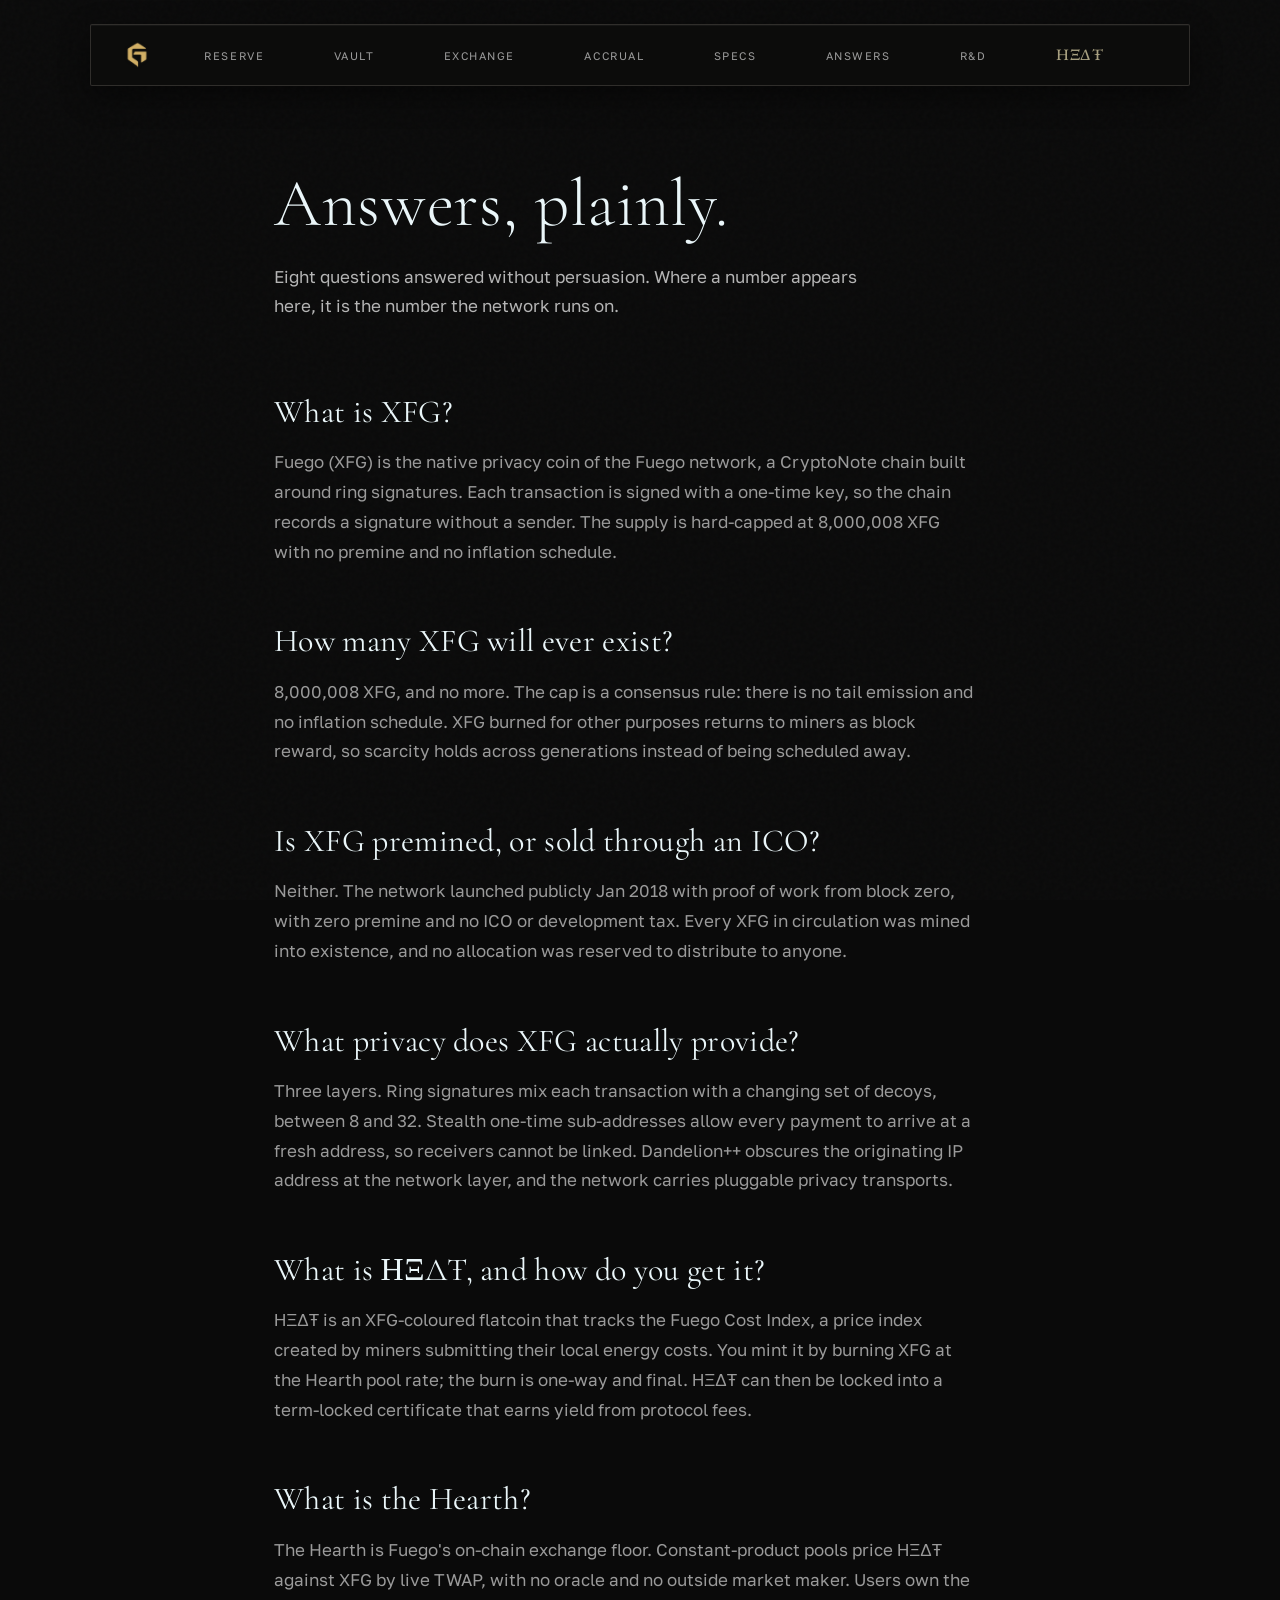
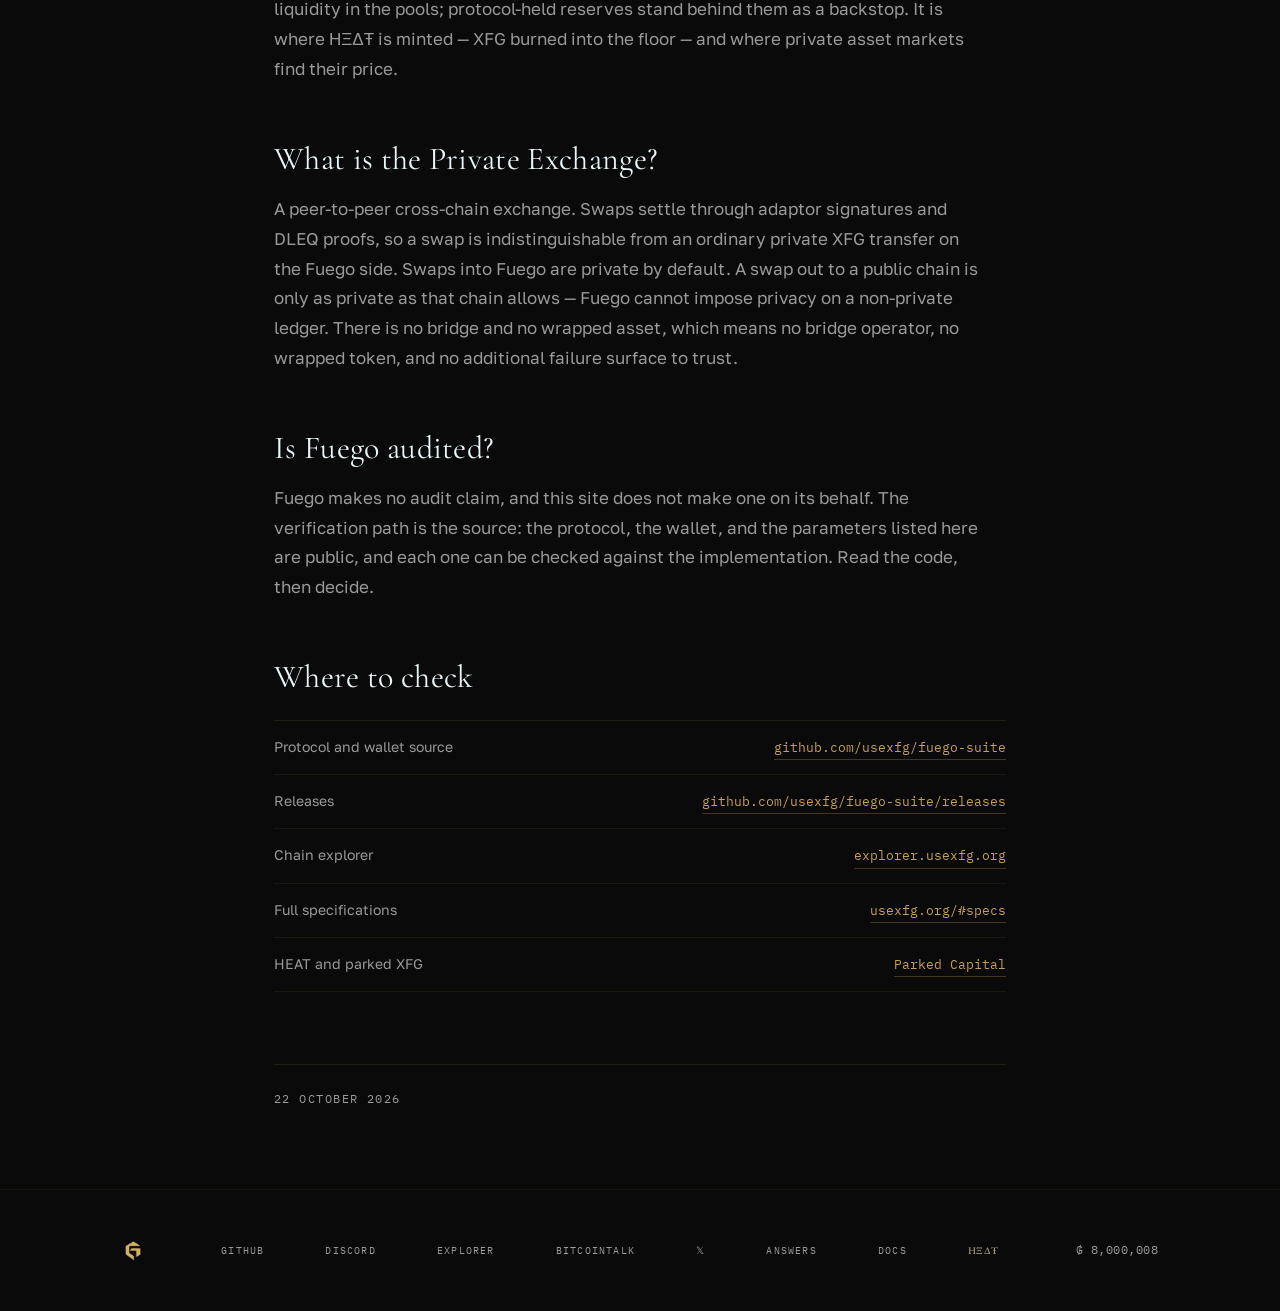
<file: answers.html>
<!doctype html>
<html lang="en">
  <head>
    <meta charset="UTF-8" />
    <meta name="viewport" content="width=device-width, initial-scale=1.0" />
    <title>Answers — Fuego Reserve</title>
    <meta name="description" content="Plain answers about Fuego (XFG): what it is, the supply cap, the privacy model, ΗΞΔŦ, the Hearth, and the private exchange." />
    <meta name="theme-color" content="#0A0A0A" />
    <link rel="canonical" href="https://usexfg.org/answers.html" />
    <meta name="robots" content="index, follow, max-image-preview:large, max-snippet:-1" />
    <link rel="icon" type="image/png" href="favicons/favicon-32x32.png" sizes="32x32" />
    <link rel="icon" type="image/png" href="favicons/favicon-16x16.png" sizes="16x16" />
    <link rel="apple-touch-icon" href="favicons/apple-touch-icon.png" />
    <meta name="apple-mobile-web-app-title" content="Fuego Reserve" />

    <!-- Maison Typography: Cormorant Garamond (display) + Golos Text (body) + IBM Plex Mono -->
    <link rel="preconnect" href="https://fonts.googleapis.com" />
    <link rel="preconnect" href="https://fonts.gstatic.com" crossorigin />
    <link href="https://fonts.googleapis.com/css2?family=Cormorant+Garamond:ital,wght@0,300;0,400;1,300&family=EB+Garamond:wght@400;500&family=IBM+Plex+Mono:wght@400;500&family=Golos+Text:wght@400;500;600&display=swap" rel="stylesheet" />
    <!-- Bump the ?v= number after editing style.css, or browsers will serve the cached copy. -->
    <link rel="stylesheet" href="style.css?v=38" />
    <link rel="stylesheet" href="assets/css/answers.css" />

    <meta property="og:type" content="article" />
    <meta property="og:title" content="Answers — Fuego Reserve" />
    <meta property="og:description" content="Plain answers about Fuego (XFG): what it is, the supply cap, the privacy model, ΗΞΔŦ, the Hearth, and the private exchange." />
    <meta property="og:url" content="https://usexfg.org/answers.html" />
    <meta property="og:image" content="https://usexfg.org/assets/og.png" />
    <meta property="og:image:width" content="1200" />
    <meta property="og:image:height" content="630" />
    <meta name="twitter:card" content="summary_large_image" />
    <meta name="twitter:title" content="Answers — Fuego Reserve" />
    <meta name="twitter:description" content="Plain answers about Fuego (XFG): what it is, the supply cap, the privacy model, ΗΞΔŦ, the Hearth, and the private exchange." />
    <meta name="twitter:image" content="https://usexfg.org/assets/og.png" />

    <script type="application/ld+json">
    {
      "@context": "https://schema.org",
      "@graph": [
        {
          "@type": "FAQPage",
          "@id": "https://usexfg.org/answers.html#faq",
          "mainEntity": [
            {
              "@type": "Question",
              "name": "What is XFG?",
              "acceptedAnswer": {
                "@type": "Answer",
                "text": "Fuego (XFG) is the native privacy coin of the Fuego network, a CryptoNote chain built around ring signatures. Each transaction is signed with a one-time key, so the chain records a signature without a sender. The supply is hard-capped at 8,000,008 XFG with no premine and no inflation schedule."
              }
            },
            {
              "@type": "Question",
              "name": "How many XFG will ever exist?",
              "acceptedAnswer": {
                "@type": "Answer",
                "text": "8,000,008 XFG, and no more. The cap is a consensus rule: there is no tail emission and no inflation schedule. XFG burned for other purposes returns to miners as block reward, so scarcity holds across generations instead of being scheduled away."
              }
            },
            {
              "@type": "Question",
              "name": "Is XFG premined, or sold through an ICO?",
              "acceptedAnswer": {
                "@type": "Answer",
                "text": "Neither. The network launched publicly Jan 2018 with proof of work from block zero, with no ICO, zero premine, and zero developer tax. Every XFG in circulation was mined into existence, and no allocation was reserved to distribute to anyone."
              }
            },
            {
              "@type": "Question",
              "name": "What privacy does XFG actually provide?",
              "acceptedAnswer": {
                "@type": "Answer",
                "text": "Three layers. Ring signatures mix each transaction with a changing set of decoys, between 8 and 32. Stealth one-time sub-addresses mean every payment arrives at a fresh address, so receivers cannot be linked. Dandelion++ obscures the originating IP address at the network layer, and the network carries pluggable privacy transports."
              }
            },
            {
              "@type": "Question",
              "name": "What is ΗΞΔŦ, and how do you get it?",
              "acceptedAnswer": {
                "@type": "Answer",
                "text": "ΗΞΔŦ is an XFG-coloured flatcoin that tracks the Fuego Cost Index, a price index created by miners submitting their local energy costs. You mint it by burning XFG at the Hearth pool rate; the burn is one-way and final. ΗΞΔŦ can then be locked into a term-locked certificate that earns yield from protocol fees."
              }
            },
            {
              "@type": "Question",
              "name": "What is the Hearth?",
              "acceptedAnswer": {
                "@type": "Answer",
                "text": "The Hearth is Fuego's on-chain exchange floor. Constant-product pools price ΗΞΔŦ against XFG by live TWAP, with no oracle and no outside market maker. Users own the liquidity in the pools; protocol-held reserves stand behind them as a backstop. It is where ΗΞΔŦ is minted — XFG burned into the floor — and where private asset markets find their price."
              }
            },
            {
              "@type": "Question",
              "name": "What is the Private Exchange?",
              "acceptedAnswer": {
                "@type": "Answer",
                "text": "A peer-to-peer cross-chain exchange. Swaps settle through adaptor signatures and DLEQ proofs, so a swap is indistinguishable from an ordinary private XFG transfer on the Fuego side. Swaps into Fuego are private by default. A swap out to a public chain is only as private as that chain allows, since Fuego cannot impose privacy on a non-private ledger. There is no bridge and no wrapped asset, which means no bridge operator, no wrapped token, and no additional failure surface to trust."
              }
            },
            {
              "@type": "Question",
              "name": "Is Fuego audited?",
              "acceptedAnswer": {
                "@type": "Answer",
                "text": "Fuego makes no audit claim, and this site does not make one on its behalf. The verification path is the source: the protocol, the wallet, and the parameters listed here are public, and each one can be checked against the implementation. Read the code, then decide."
              }
            }
          ]
        },
        {
          "@type": "WebSite",
          "@id": "https://usexfg.org/#website",
          "url": "https://usexfg.org/",
          "name": "Fuego Reserve",
          "inLanguage": "en"
        }
      ]
    }
    </script>
  </head>
  <body class="answers-page chiaroscuro">
    <a class="skip-link" href="#main-content">Skip to content</a>
    <nav class="nav-surface">
      <div class="nav-inner">
        <a href="index.html" class="nav-logo">
          <img src="assets/logo/fuego-nav.png" alt="Fuego Reserve" width="28" height="28" />
        </a>
        <div class="nav-links" id="nav-links">
          <a href="index.html">Reserve</a>
          <a href="index.html#vault">Vault</a>
          <a href="index.html#swaps">Exchange</a>
          <a href="index.html#accrual">Accrual</a>
          <a href="index.html#specs">Specs</a>
          <a href="answers.html" aria-current="page">Answers</a>
          <a href="index.html#rd">R&amp;D</a>
          <a href="index.html#heat" class="nav-heat">ΗΞΔŦ</a>
        </div>
        <button class="nav-toggle" aria-label="Menu" aria-expanded="false" aria-controls="nav-links">
          <span></span><span></span>
        </button>
      </div>
    </nav>

    <main id="main-content" class="page-wrapper answers-main">
      <article class="qpage">
        <h1>Answers, plainly.</h1>
        <p class="lede">
          Eight questions answered without persuasion.
          Where a number appears here, it is the number the network runs on.
        </p>

        <section id="what-is-xfg">
          <h2>What is XFG?</h2>
          <p>
            Fuego (XFG) is the native privacy coin of the Fuego network, a CryptoNote chain
            built around ring signatures. Each transaction is signed with a one-time key, so
            the chain records a signature without a sender. The supply is hard-capped at
            8,000,008 XFG with no premine and no inflation schedule.
          </p>
        </section>

        <section id="how-many-xfg">
          <h2>How many XFG will ever exist?</h2>
          <p>
            8,000,008 XFG, and no more. The cap is a consensus rule: there is no tail emission
            and no inflation schedule. XFG burned for other purposes returns to miners as block
            reward, so scarcity holds across generations instead of being scheduled away.
          </p>
        </section>

        <section id="premine-or-ico">
          <h2>Is XFG premined, or sold through an ICO?</h2>
          <p>
            Neither. The network launched publicly Jan 2018 with proof of work from block zero, with
            zero premine and no ICO or development tax. Every XFG in circulation was mined into
            existence, and no allocation was reserved to distribute to anyone.
          </p>
        </section>

        <section id="privacy">
          <h2>What privacy does XFG actually provide?</h2>
          <p>
            Three layers. Ring signatures mix each transaction with a changing set of decoys,
            between 8 and 32. Stealth one-time sub-addresses allow every payment to arrive at a
            fresh address, so receivers cannot be linked. Dandelion++ obscures the originating
            IP address at the network layer, and the network carries pluggable privacy
            transports.
          </p>
        </section>

        <section id="heat">
          <h2>What is ΗΞΔŦ, and how do you get it?</h2>
          <p>
            ΗΞΔŦ is an XFG-coloured flatcoin that tracks the Fuego Cost Index, a price index
            created by miners submitting their local energy costs. You mint it by burning XFG
            at the Hearth pool rate; the burn is one-way and final. ΗΞΔŦ can then be locked into
            a term-locked certificate that earns yield from protocol fees.
          </p>
        </section>

        <section id="hearth">
          <h2>What is the Hearth?</h2>
          <p>
            The Hearth is Fuego's on-chain exchange floor. Constant-product pools price ΗΞΔŦ
            against XFG by live TWAP, with no oracle and no outside market maker. Users own the
            liquidity in the pools; protocol-held reserves stand behind them as a backstop. It
            is where ΗΞΔŦ is minted — XFG burned into the floor — and where private asset
            markets find their price.
          </p>
        </section>

        <section id="private-exchange">
          <h2>What is the Private Exchange?</h2>
          <p>
            A peer-to-peer cross-chain exchange. Swaps settle through adaptor signatures and
            DLEQ proofs, so a swap is indistinguishable from an ordinary private XFG transfer on
            the Fuego side. Swaps into Fuego are private by default. A swap out to a public chain
            is only as private as that chain allows — Fuego cannot impose privacy on a
            non-private ledger. There is no bridge and no wrapped asset, which means no bridge
            operator, no wrapped token, and no additional failure surface to trust.
          </p>
        </section>

        <section id="audit">
          <h2>Is Fuego audited?</h2>
          <p>
            Fuego makes no audit claim, and this site does not make one on its behalf. The
            verification path is the source: the protocol, the wallet, and the parameters listed
            here are public, and each one can be checked against the implementation. Read the
            code, then decide.
          </p>
        </section>

        <section class="sources" id="where-to-check">
          <h2>Where to check</h2>
          <ul>
            <li><span>Protocol and wallet source</span><a href="https://github.com/usexfg/fuego-suite" target="_blank" rel="noopener">github.com/usexfg/fuego-suite</a></li>
            <li><span>Releases</span><a href="https://github.com/usexfg/fuego-suite/releases" target="_blank" rel="noopener">github.com/usexfg/fuego-suite/releases</a></li>
            <li><span>Chain explorer</span><a href="http://explorer.usexfg.org/" target="_blank" rel="noopener">explorer.usexfg.org</a></li>
            <li><span>Full specifications</span><a href="index.html#specs">usexfg.org/#specs</a></li>
            <li><span>HEAT and parked XFG</span><a href="parked-capital.html">Parked Capital</a></li>
          </ul>
        </section>

        <p class="updated"><time datetime="2026-10-22">22 October 2026</time></p>
      </article>
    </main>

    <footer>
      <div class="container footer-inner">
        <div class="footer-left">
          <img src="assets/logo/fuego-nav.png" alt="Fuego Reserve" width="22" height="22" loading="lazy" />
        </div>
        <div class="footer-links">
          <a href="https://github.com/usexfg" target="_blank" rel="noopener">GitHub</a>
          <a href="https://discord.gg/VnASAJc" target="_blank" rel="noopener">Discord</a>
          <a href="http://explorer.usexfg.org/" target="_blank" rel="noopener">Explorer</a>
          <a href="https://bitcointalk.org/index.php?topic=2712001" target="_blank" rel="noopener">Bitcointalk</a>
          <a href="https://twitter.com/usexfg" target="_blank" rel="noopener">𝕏</a>
          <a href="answers.html">Answers</a>
          <a href="https://docs.usexfg.org/" target="_blank" rel="noopener">Docs</a>
          <a href="index.html#heat" class="nav-heat">ΗΞΔŦ</a>
        </div>
        <div class="footer-right">
          <span class="mono">₲ 8,000,008</span>
        </div>
      </div>
    </footer>

    <script>
      (function () {
        'use strict';
        var toggle = document.querySelector('.nav-toggle');
        var links = document.querySelector('.nav-links');
        if (!toggle || !links) return;
        toggle.addEventListener('click', function () {
          var open = links.classList.toggle('open');
          toggle.classList.toggle('open', open);
          toggle.setAttribute('aria-expanded', open ? 'true' : 'false');
        });
      })();
    </script>
  </body>
</html>
</file>
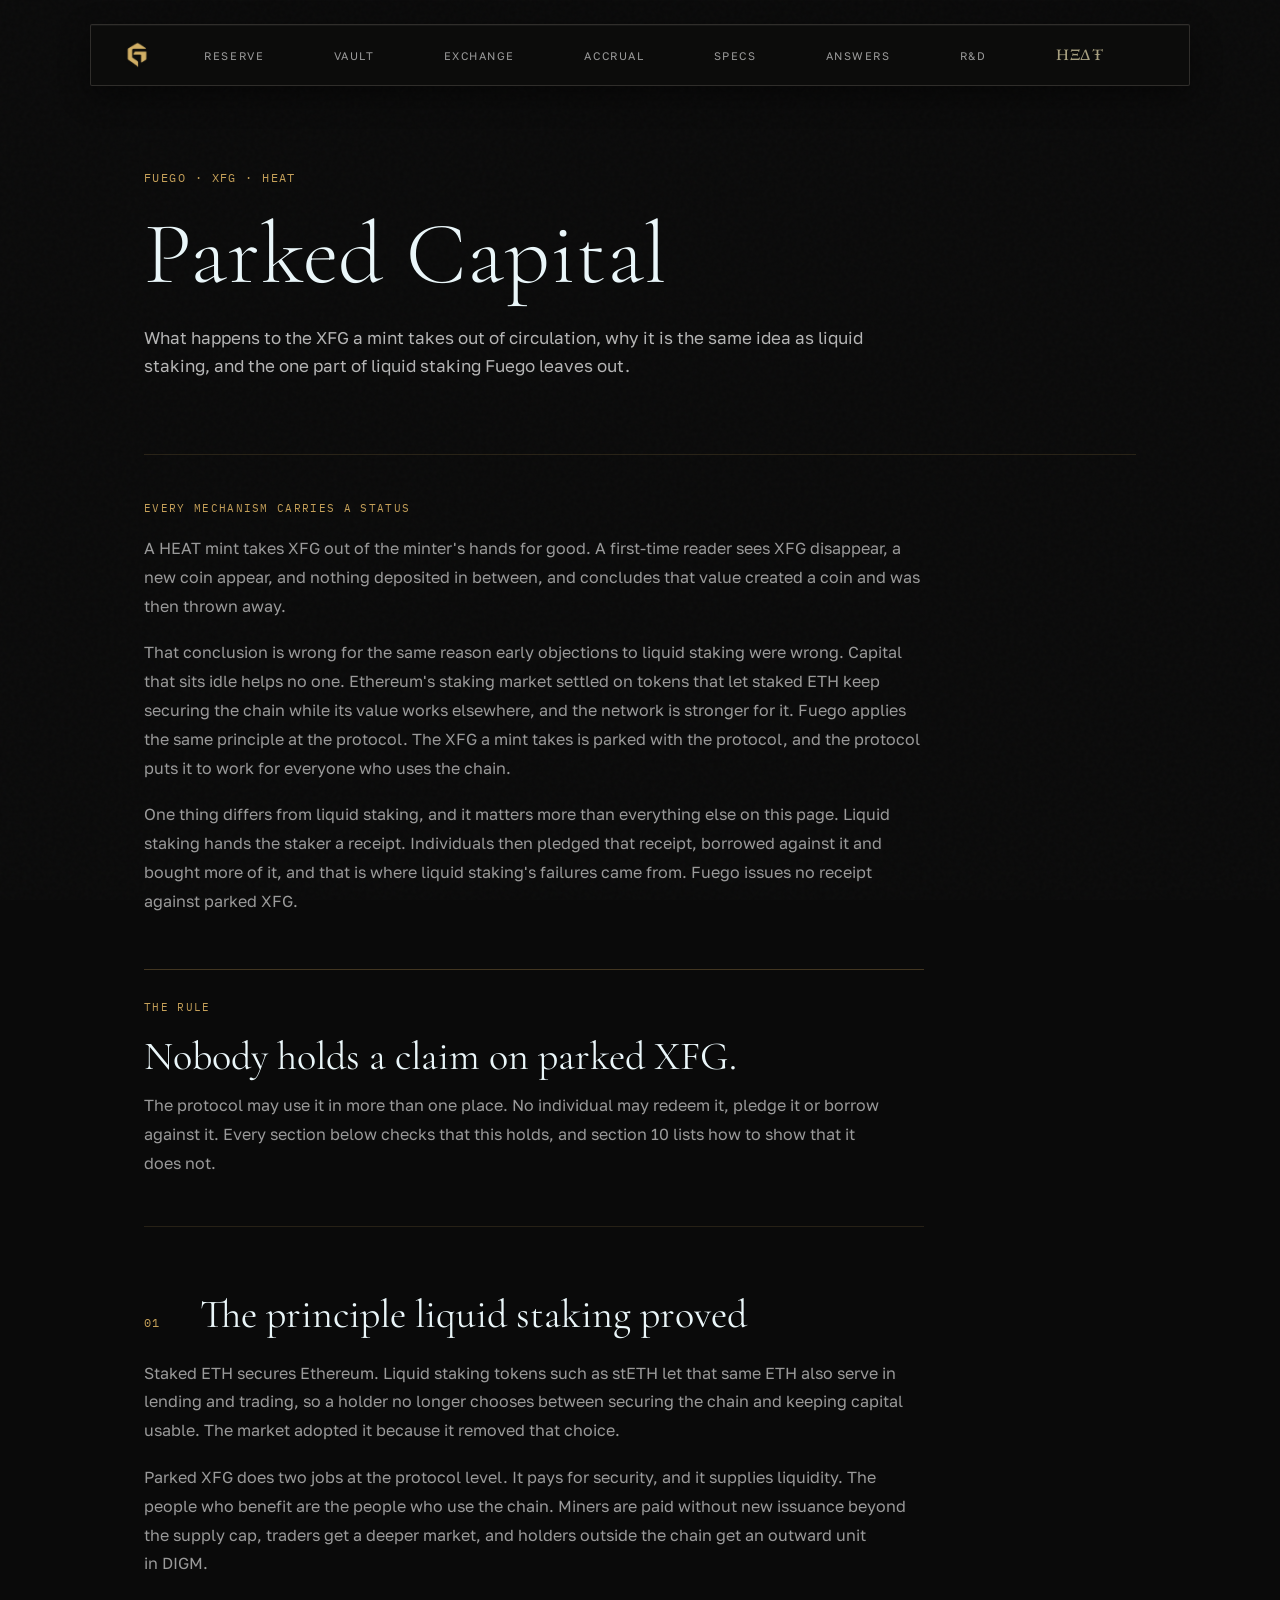
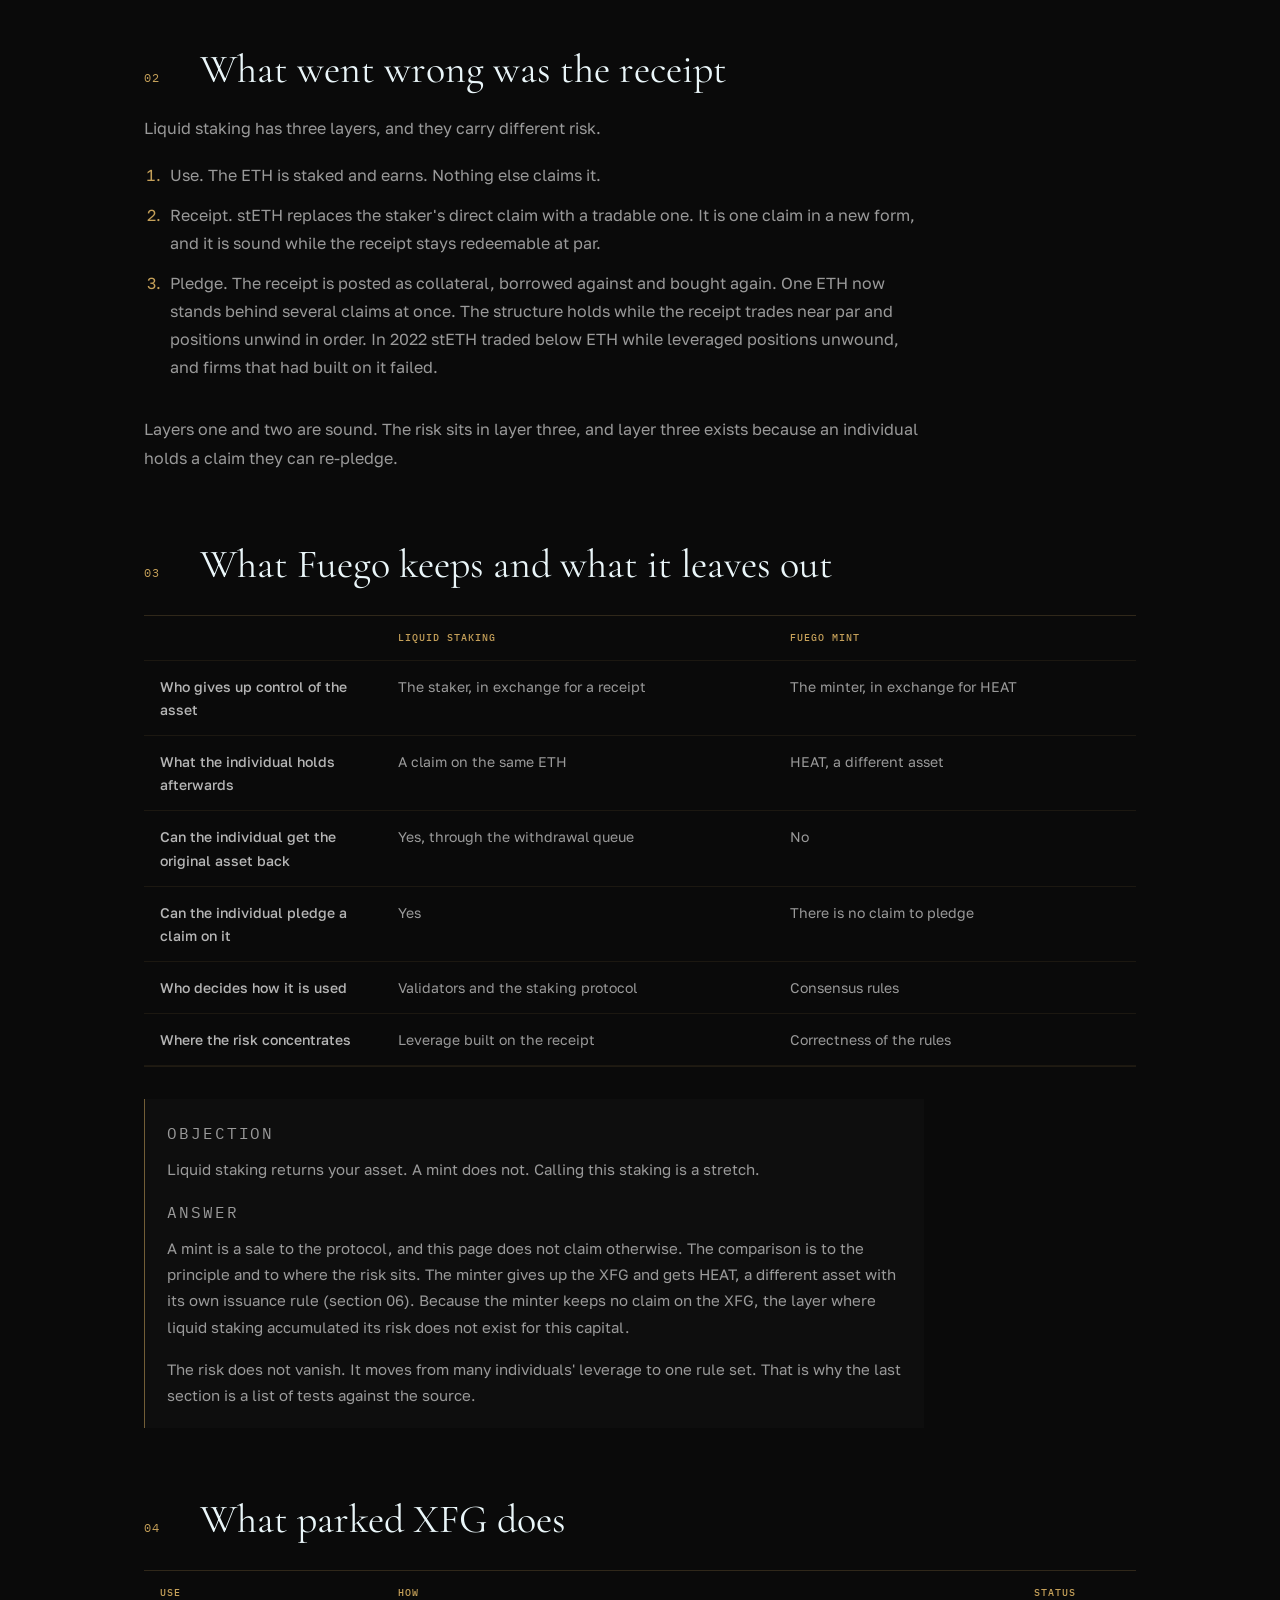
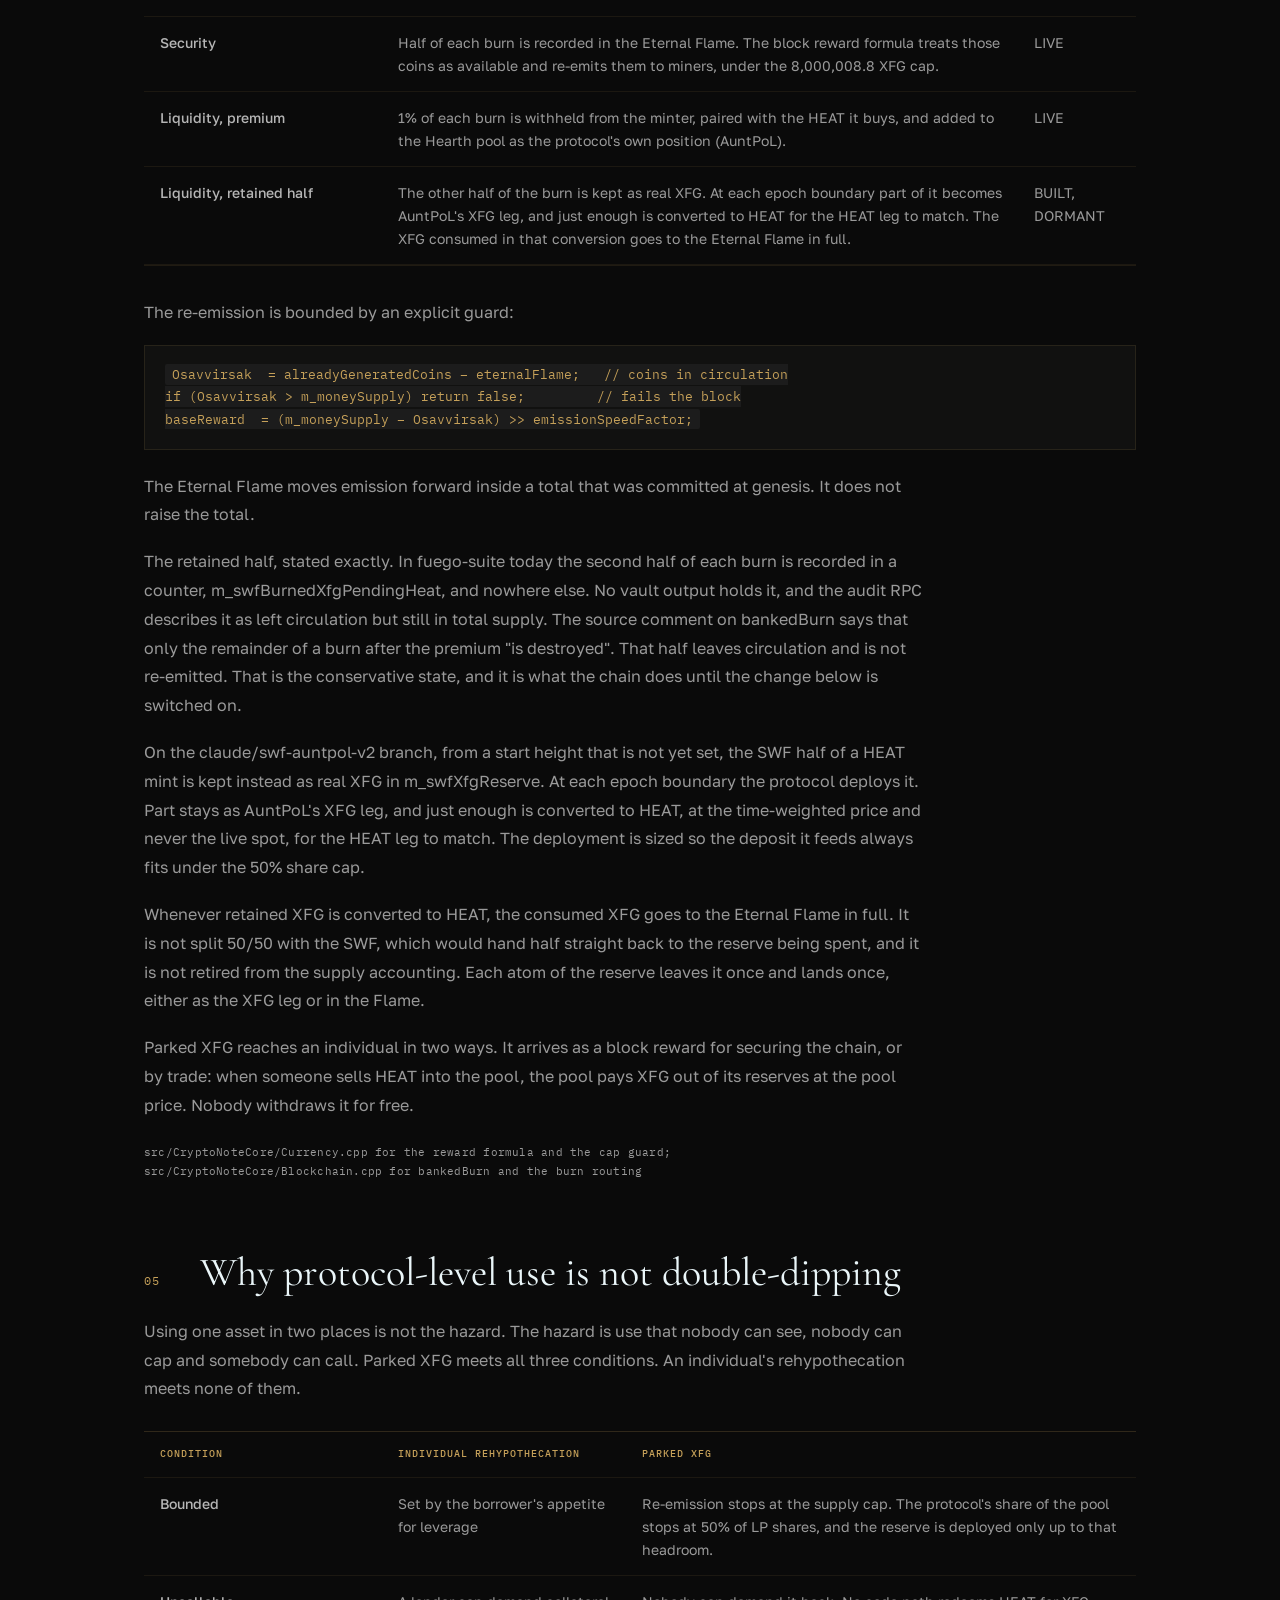
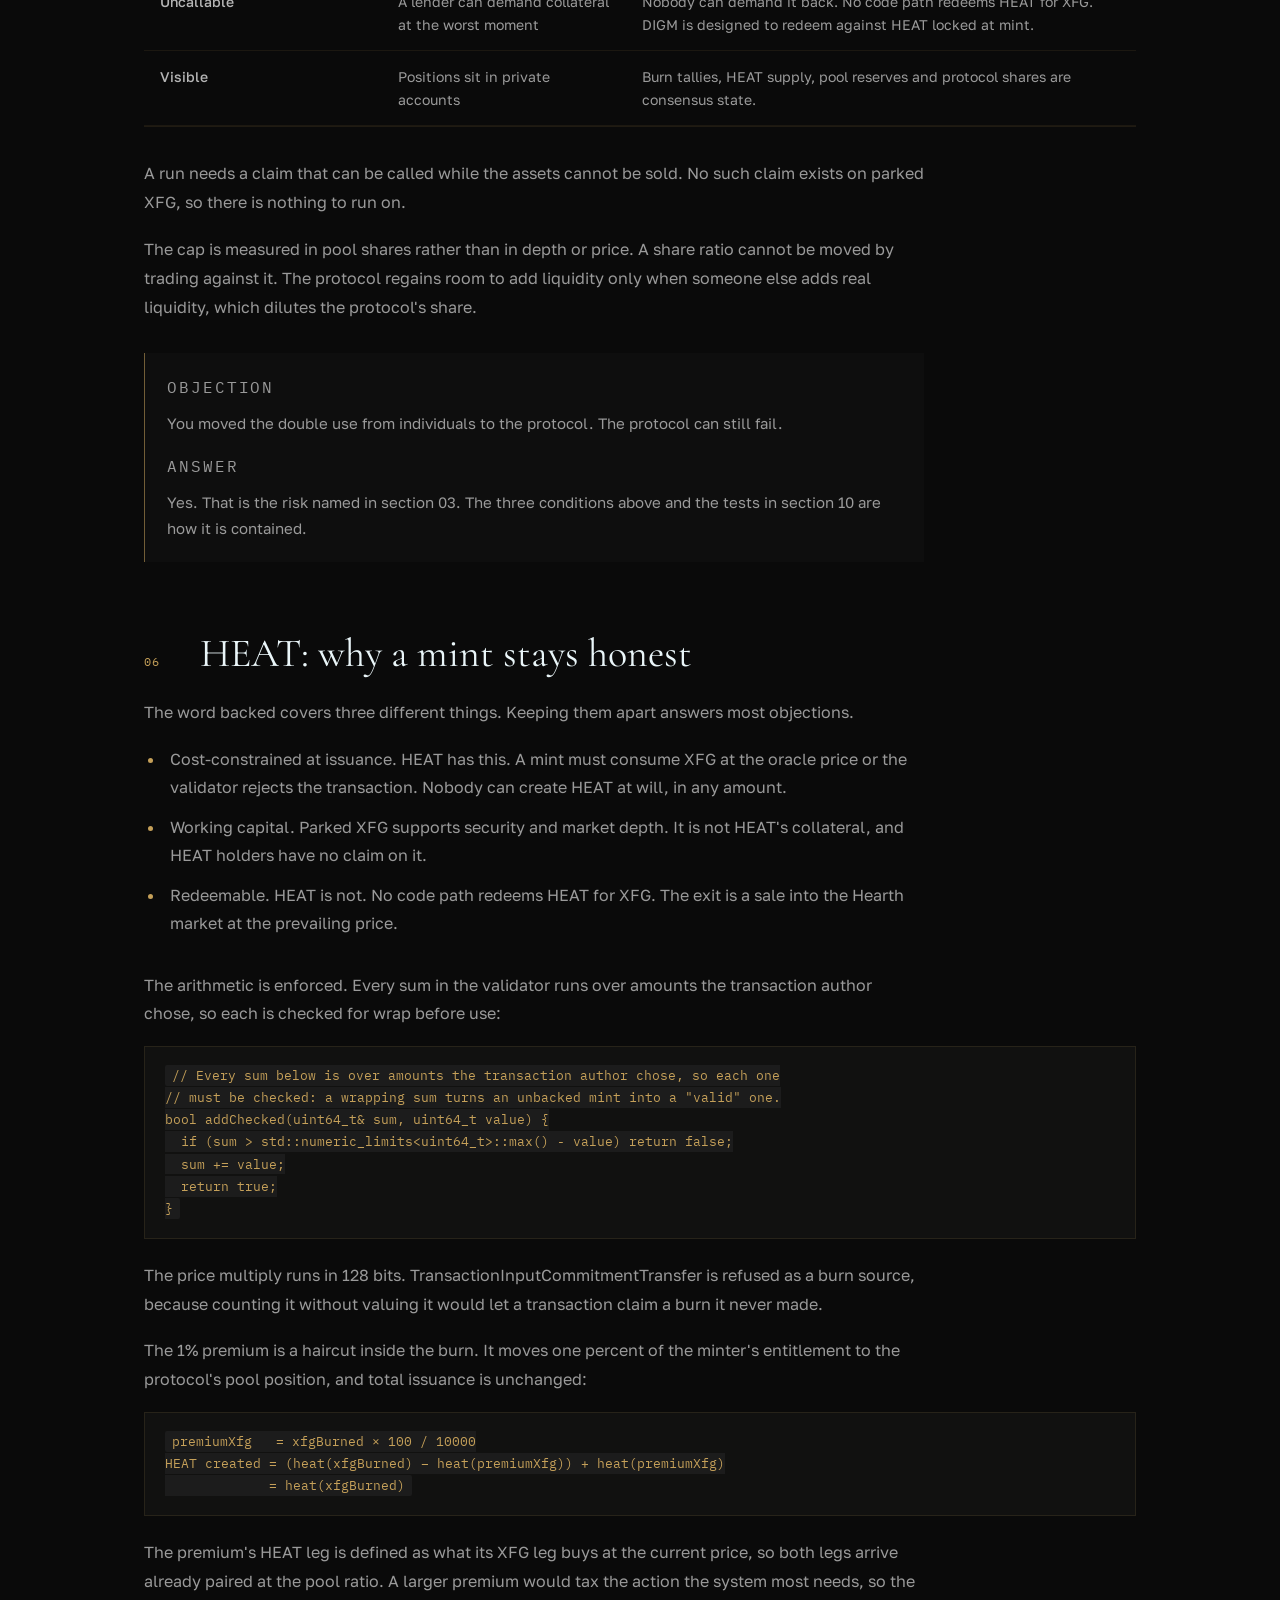
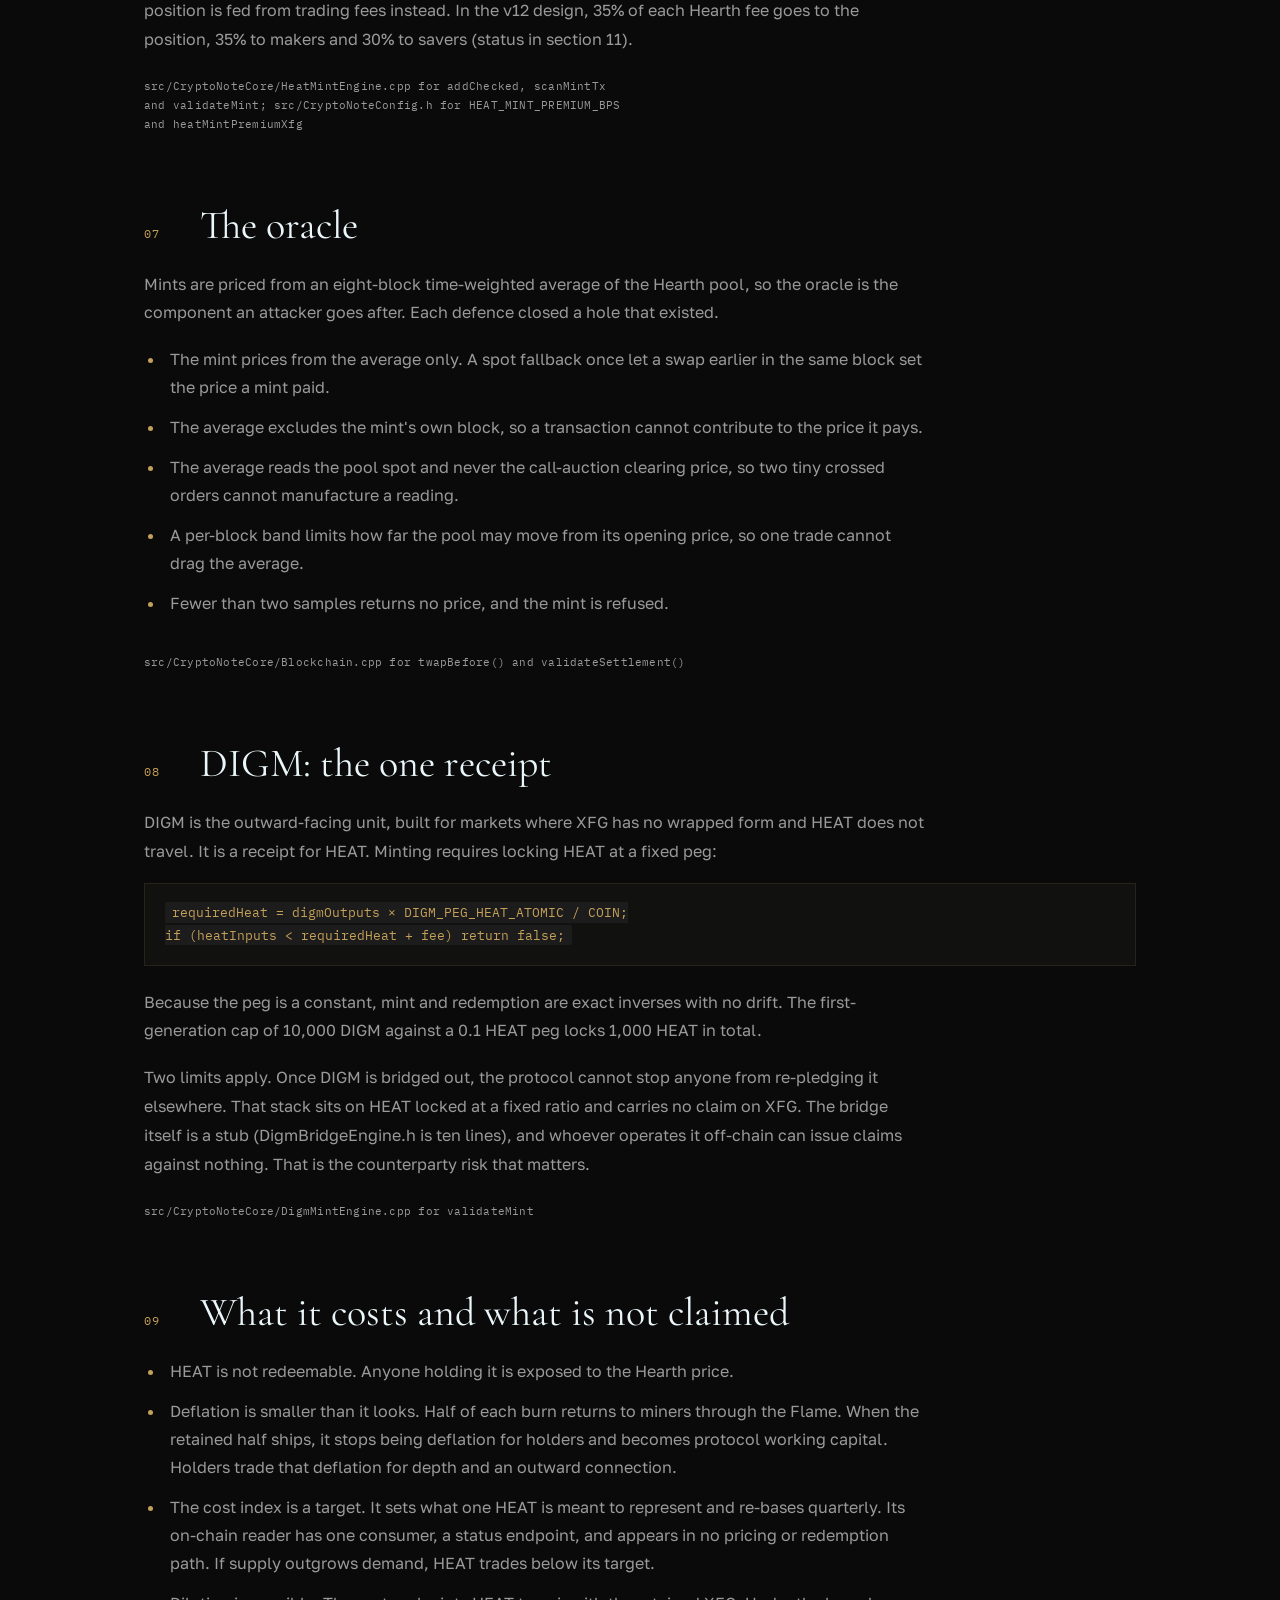
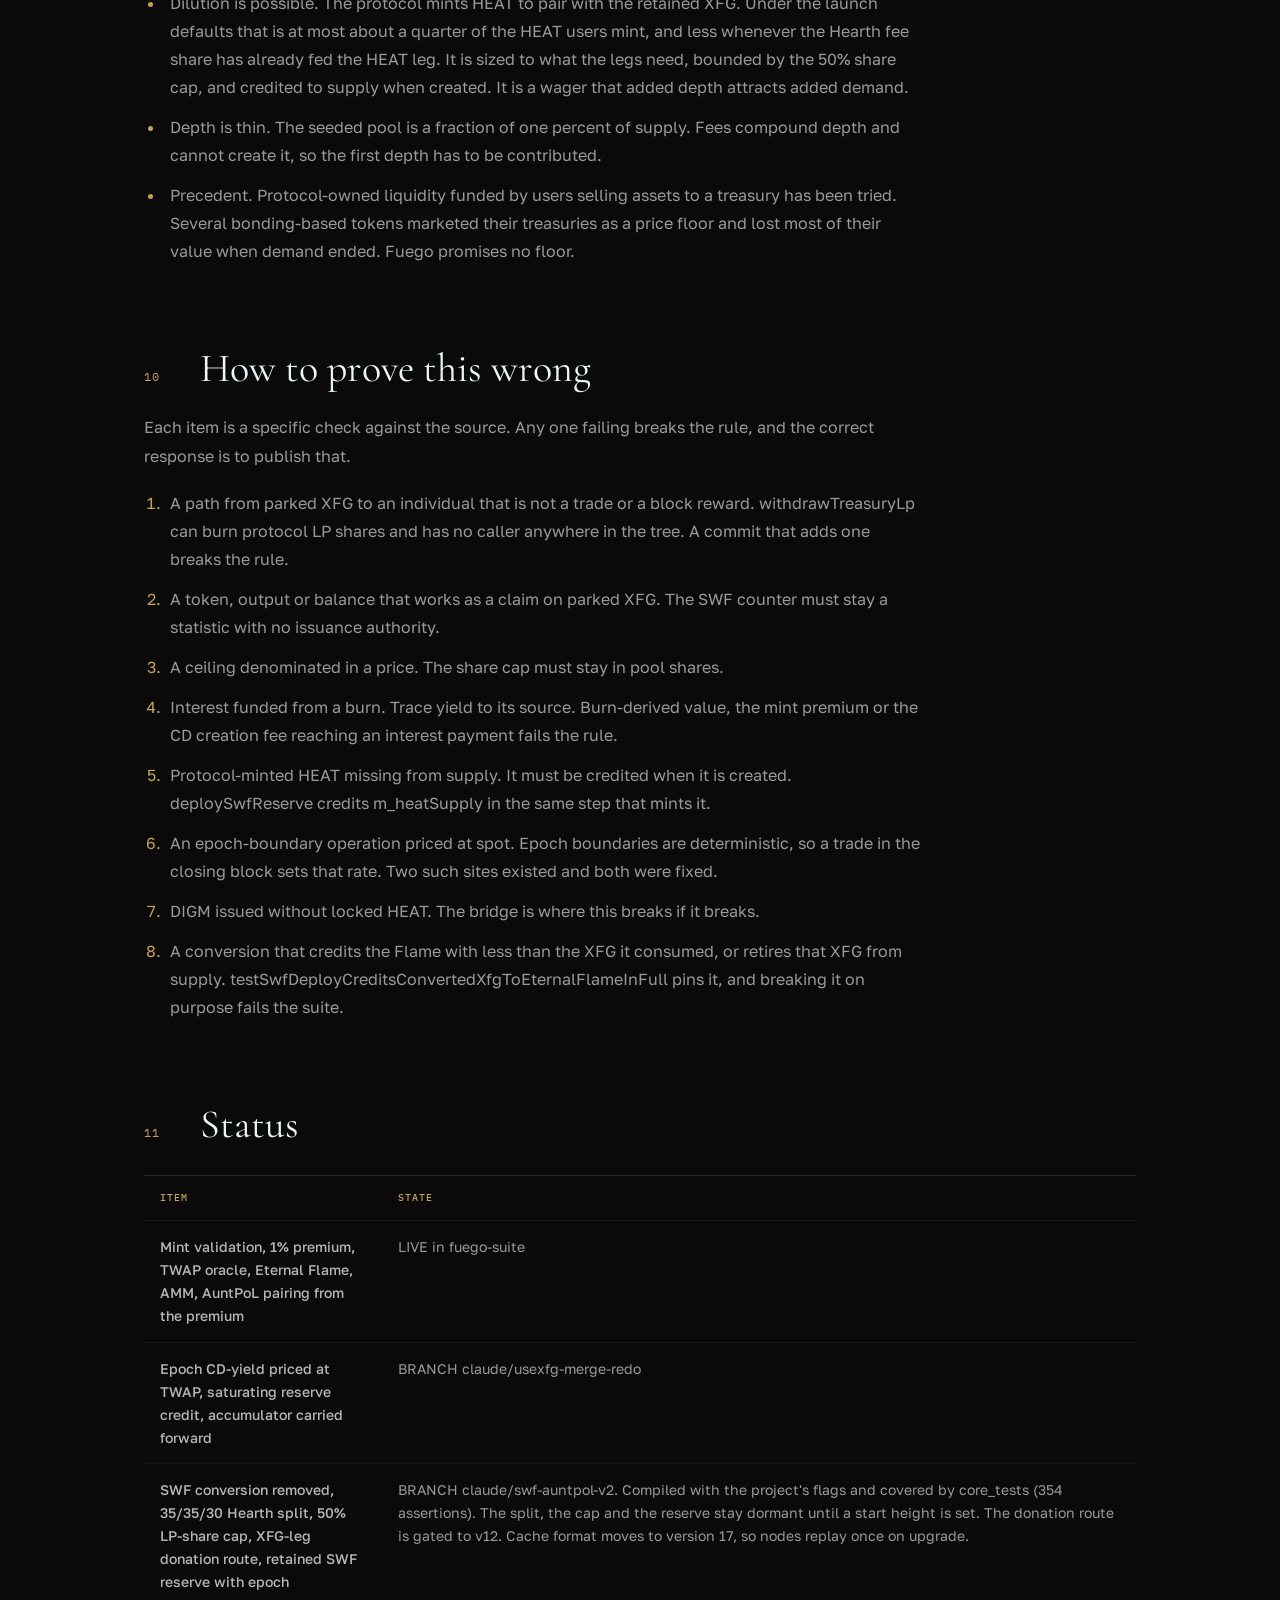
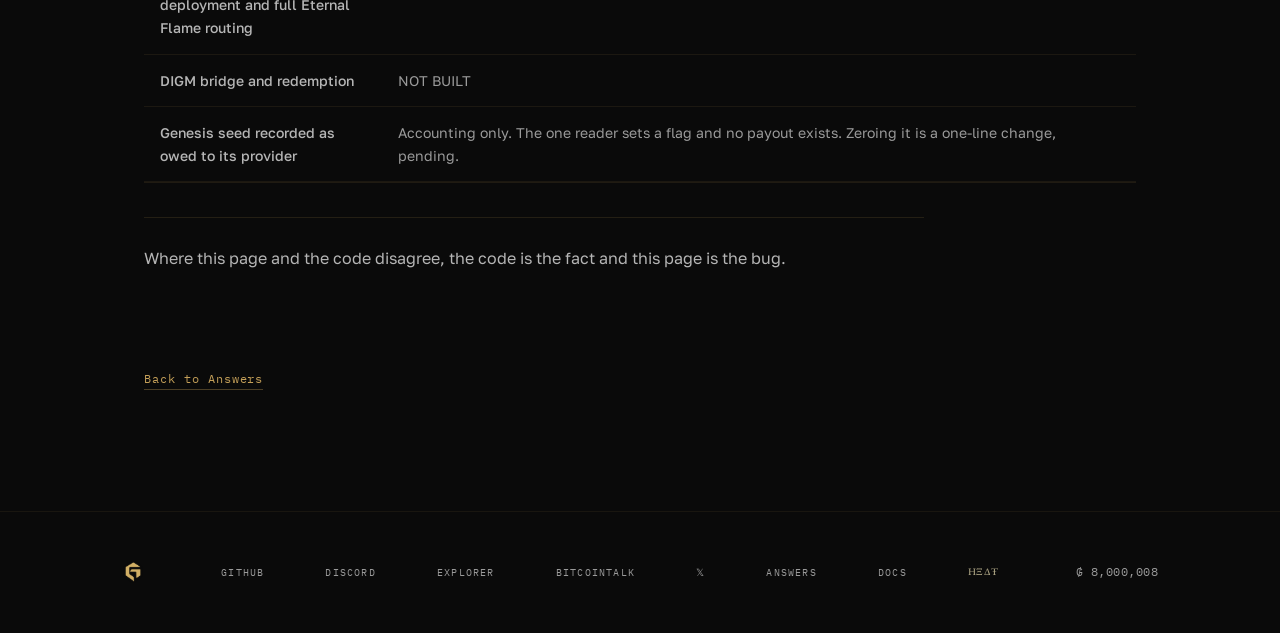
<file: parked-capital.html>
<!doctype html>
<html lang="en">
<head>
  <meta charset="UTF-8" />
  <meta name="viewport" content="width=device-width, initial-scale=1.0" />
  <title>Parked Capital — Fuego Reserve</title>
  <meta name="description" content="A detailed look at what happens to XFG from a HEAT mint and how protocol-level use differs from liquid-staking receipts." />
  <meta name="theme-color" content="#0A0A0A" />
  <link rel="canonical" href="https://usexfg.org/parked-capital.html" />
  <meta name="robots" content="index, follow, max-image-preview:large, max-snippet:-1" />
  <link rel="icon" type="image/png" href="favicons/favicon-32x32.png" sizes="32x32" />
  <link rel="icon" type="image/png" href="favicons/favicon-16x16.png" sizes="16x16" />
  <link rel="apple-touch-icon" href="favicons/apple-touch-icon.png" />
  <meta name="apple-mobile-web-app-title" content="Fuego Reserve" />
  <link rel="preconnect" href="https://fonts.googleapis.com" />
  <link rel="preconnect" href="https://fonts.gstatic.com" crossorigin />
  <link href="https://fonts.googleapis.com/css2?family=Cormorant+Garamond:ital,wght@0,300;0,400;1,300&family=EB+Garamond:wght@400;500&family=IBM+Plex+Mono:wght@400;500&family=Golos+Text:wght@400;500;600&display=swap" rel="stylesheet" />
  <link rel="stylesheet" href="style.css?v=38" />
  <link rel="stylesheet" href="assets/css/answers.css" />
  <style>
.pc-main{position:relative;z-index:2;max-width:1040px;margin:0 auto;padding:168px 24px 80px}
.pc-article{padding-bottom:40px}
.pc-kicker,.pc-label,.pc-index,.pc-source,.pc-status{font-family:var(--font-mono);text-transform:uppercase;letter-spacing:.12em}
.pc-kicker{font-size:12px;color:var(--gold);margin:0 0 22px}
.pc-intro{padding-bottom:48px;border-bottom:1px solid rgba(197,160,89,.16)}
.pc-intro h1{font-family:var(--font-display);font-size:clamp(3rem,7vw,5.5rem);font-weight:300;color:var(--flame-white);line-height:1.02;letter-spacing:.01em;margin:0 0 24px;text-wrap:pretty}
.pc-intro .lede{font-size:17px;line-height:1.65;color:var(--stone-300);max-width:760px;margin:0 0 26px;text-wrap:pretty}
.pc-opening{padding:44px 0 36px;max-width:78ch}
.pc-opening>p:not(.pc-label),.pc-rule>p:not(.pc-label),.pc-section>p,.pc-response>p,.pc-closing{font-size:16px;line-height:1.8;color:var(--stone-500);margin:0 0 18px;text-wrap:pretty}
.pc-label{font-size:11px;color:var(--gold);margin:0 0 16px}
.pc-rule{padding:28px 0 30px;border-top:1px solid rgba(197,160,89,.3);border-bottom:1px solid rgba(197,160,89,.16);margin:0 0 64px;max-width:78ch}
.pc-rule h2{font-family:var(--font-display);font-size:clamp(1.75rem,4vw,2.5rem);font-weight:400;color:var(--flame-white);margin:0 0 12px;line-height:1.15}
.pc-section{margin:0 0 68px;scroll-margin-top:110px}
.pc-section-heading{display:grid;grid-template-columns:44px minmax(0,1fr);gap:12px;align-items:baseline;margin:0 0 22px}
.pc-index{font-size:12px;color:var(--gold)}
.pc-section h2{font-family:var(--font-display);font-size:clamp(1.75rem,3.8vw,2.5rem);font-weight:400;color:var(--flame-white);line-height:1.15;margin:0;text-wrap:pretty}
.pc-section>p{max-width:78ch}
.pc-list{padding-left:1.3rem;max-width:78ch;margin:0 0 22px;color:var(--stone-500)}
.pc-list li{padding:0 0 12px 5px;line-height:1.75}
.pc-list li::marker{color:var(--gold)}
.pc-table-scroll{overflow-x:auto;overscroll-behavior-inline:contain;margin:28px 0 32px;border-top:1px solid rgba(197,160,89,.2);border-bottom:1px solid rgba(197,160,89,.12)}
.pc-table{border-collapse:collapse;width:100%;min-width:680px;font-size:14px;line-height:1.65}
.pc-table th,.pc-table td{text-align:left;vertical-align:top;padding:14px 16px;border-bottom:1px solid rgba(197,160,89,.1)}
.pc-table thead th{font-family:var(--font-mono);font-size:10px;font-weight:500;letter-spacing:.1em;text-transform:uppercase;color:#c5a059}
.pc-table tbody th{width:24%;font-weight:500;color:var(--stone-300)}
.pc-table td{color:var(--stone-500)}
.pc-response{margin:32px 0 24px;padding:20px 22px;border-left:1px solid rgba(197,160,89,.55);background:rgba(234,246,249,.02);max-width:78ch}
.pc-response .pc-label{margin:0 0 8px}
.pc-response>p:not(.pc-label){margin:0 0 16px;font-size:15px;line-height:1.75;color:var(--stone-500)}
.pc-response>p:last-child{margin-bottom:0}
.pc-code{overflow-x:auto;padding:18px 20px;margin:18px 0 22px;background:#111110;border:1px solid rgba(197,160,89,.12);color:var(--stone-300);font:13px/1.7 var(--font-mono);white-space:pre}
.pc-code code{font:inherit}
.pc-source{font-size:11px!important;line-height:1.7!important;color:var(--stone-500)!important;letter-spacing:.02em;text-transform:none;margin-top:24px!important;overflow-wrap:anywhere}
.pc-source code{font:inherit;color:#9a9a9a}
.pc-closing{padding-top:26px;border-top:1px solid rgba(197,160,89,.14);max-width:78ch;margin-top:34px!important;color:var(--stone-300)!important}
.pc-back{display:inline-block;margin-top:28px;color:var(--gold);font-family:var(--font-mono);font-size:12px;letter-spacing:.08em;text-decoration:none;border-bottom:1px solid rgba(197,160,89,.35)}
.pc-back:hover{color:var(--flame-white);border-color:var(--flame-white)}
@media(max-width:768px){.pc-main{padding:140px 20px 56px}.pc-opening{padding-top:34px}.pc-section{margin-bottom:56px}.pc-table{min-width:620px}.pc-response{padding:18px}.pc-code{font-size:12px;padding:15px}}
@media(prefers-reduced-motion:reduce){.pc-back{transition:none}}
</style>
  <meta property="og:type" content="article" />
  <meta property="og:title" content="Parked Capital — Fuego Reserve" />
  <meta property="og:description" content="A detailed look at what happens to XFG from a HEAT mint and how protocol-level use differs from liquid-staking receipts." />
  <meta property="og:url" content="https://usexfg.org/parked-capital.html" />
  <meta property="og:image" content="https://usexfg.org/assets/og.png" />
  <meta name="twitter:card" content="summary_large_image" />
  <meta name="twitter:title" content="Parked Capital — Fuego Reserve" />
  <meta name="twitter:description" content="A detailed look at what happens to XFG from a HEAT mint and how protocol-level use differs from liquid-staking receipts." />
  <meta name="twitter:image" content="https://usexfg.org/assets/og.png" />
</head>
<body class="answers-page chiaroscuro">
<a class="skip-link" href="#main-content">Skip to content</a>
<nav class="nav-surface">
  <div class="nav-inner">
    <a href="index.html" class="nav-logo"><img src="assets/logo/fuego-nav.png" alt="Fuego Reserve" width="28" height="28" /></a>
    <div class="nav-links" id="nav-links">
      <a href="index.html">Reserve</a><a href="index.html#vault">Vault</a><a href="index.html#swaps">Exchange</a>
      <a href="index.html#accrual">Accrual</a><a href="index.html#specs">Specs</a>
      <a href="answers.html">Answers</a><a href="index.html#rd">R&amp;D</a>
      <a href="index.html#heat" class="nav-heat">ΗΞΔŦ</a>
    </div>
    <button class="nav-toggle" aria-label="Menu" aria-expanded="false" aria-controls="nav-links"><span></span><span></span></button>
  </div>
</nav>
<main id="main-content" class="pc-main">
  <article class="pc-article">
    <header class="pc-intro">
  <p class="pc-kicker">FUEGO · XFG · HEAT</p>
  <h1>Parked Capital</h1>
  <p class="lede">What happens to the XFG a mint takes out of circulation, why it is the same idea as liquid staking, and the one part of liquid staking Fuego leaves out.</p>
</header>
<div class="pc-opening">
  <p class="pc-label">EVERY MECHANISM CARRIES A STATUS</p>
  <p>A HEAT mint takes XFG out of the minter&#x27;s hands for good. A first-time reader sees XFG disappear, a new coin appear, and nothing deposited in between, and concludes that value created a coin and was then thrown away.</p><p>That conclusion is wrong for the same reason early objections to liquid staking were wrong. Capital that sits idle helps no one. Ethereum&#x27;s staking market settled on tokens that let staked ETH keep securing the chain while its value works elsewhere, and the network is stronger for it. Fuego applies the same principle at the protocol. The XFG a mint takes is parked with the protocol, and the protocol puts it to work for everyone who uses the chain.</p><p>One thing differs from liquid staking, and it matters more than everything else on this page. Liquid staking hands the staker a receipt. Individuals then pledged that receipt, borrowed against it and bought more of it, and that is where liquid staking&#x27;s failures came from. Fuego issues no receipt against parked XFG.</p>
</div>
<section class="pc-rule" aria-labelledby="rule-title">
  <p class="pc-label">THE RULE</p>
  <h2 id="rule-title">Nobody holds a claim on parked XFG.</h2>
  <p>The protocol may use it in more than one place. No individual may redeem it, pledge it or borrow against it. Every section below checks that this holds, and section 10 lists how to show that it does not.</p>
</section>
    <section class="pc-section" id="section-1"><div class="pc-section-heading"><span class="pc-index">01</span><h2>The principle liquid staking proved</h2></div><p>Staked ETH secures Ethereum. Liquid staking tokens such as stETH let that same ETH also serve in lending and trading, so a holder no longer chooses between securing the chain and keeping capital usable. The market adopted it because it removed that choice.</p><p>Parked XFG does two jobs at the protocol level. It pays for security, and it supplies liquidity. The people who benefit are the people who use the chain. Miners are paid without new issuance beyond the supply cap, traders get a deeper market, and holders outside the chain get an outward unit in DIGM.</p></section>
    <section class="pc-section" id="section-2"><div class="pc-section-heading"><span class="pc-index">02</span><h2>What went wrong was the receipt</h2></div><p>Liquid staking has three layers, and they carry different risk.</p><ol class="pc-list"><li>Use. The ETH is staked and earns. Nothing else claims it.</li><li>Receipt. stETH replaces the staker&#x27;s direct claim with a tradable one. It is one claim in a new form, and it is sound while the receipt stays redeemable at par.</li><li>Pledge. The receipt is posted as collateral, borrowed against and bought again. One ETH now stands behind several claims at once. The structure holds while the receipt trades near par and positions unwind in order. In 2022 stETH traded below ETH while leveraged positions unwound, and firms that had built on it failed.</li></ol><p>Layers one and two are sound. The risk sits in layer three, and layer three exists because an individual holds a claim they can re-pledge.</p></section>
    <section class="pc-section" id="section-3"><div class="pc-section-heading"><span class="pc-index">03</span><h2>What Fuego keeps and what it leaves out</h2></div><div class="pc-table-scroll" role="region" aria-label="Liquid staking compared with a Fuego mint" tabindex="0"><table class="pc-table"><caption class="visually-hidden">Liquid staking compared with a Fuego mint</caption><thead><tr><th scope="col"></th><th scope="col">LIQUID STAKING</th><th scope="col">FUEGO MINT</th></tr></thead><tbody><tr><th scope="row">Who gives up control of the asset</th><td>The staker, in exchange for a receipt</td><td>The minter, in exchange for HEAT</td></tr><tr><th scope="row">What the individual holds afterwards</th><td>A claim on the same ETH</td><td>HEAT, a different asset</td></tr><tr><th scope="row">Can the individual get the original asset back</th><td>Yes, through the withdrawal queue</td><td>No</td></tr><tr><th scope="row">Can the individual pledge a claim on it</th><td>Yes</td><td>There is no claim to pledge</td></tr><tr><th scope="row">Who decides how it is used</th><td>Validators and the staking protocol</td><td>Consensus rules</td></tr><tr><th scope="row">Where the risk concentrates</th><td>Leverage built on the receipt</td><td>Correctness of the rules</td></tr></tbody></table></div><div class="pc-response"><p class="pc-label">OBJECTION</p><p>Liquid staking returns your asset. A mint does not. Calling this staking is a stretch.</p><p class="pc-label">ANSWER</p><p>A mint is a sale to the protocol, and this page does not claim otherwise. The comparison is to the principle and to where the risk sits. The minter gives up the XFG and gets HEAT, a different asset with its own issuance rule (section 06). Because the minter keeps no claim on the XFG, the layer where liquid staking accumulated its risk does not exist for this capital.</p><p>The risk does not vanish. It moves from many individuals&#x27; leverage to one rule set. That is why the last section is a list of tests against the source.</p></div></section>
    <section class="pc-section" id="section-4"><div class="pc-section-heading"><span class="pc-index">04</span><h2>What parked XFG does</h2></div><div class="pc-table-scroll" role="region" aria-label="Uses of parked XFG and their stated status" tabindex="0"><table class="pc-table"><caption class="visually-hidden">Uses of parked XFG and their stated status</caption><thead><tr><th scope="col">USE</th><th scope="col">HOW</th><th scope="col">STATUS</th></tr></thead><tbody><tr><th scope="row">Security</th><td>Half of each burn is recorded in the Eternal Flame. The block reward formula treats those coins as available and re-emits them to miners, under the 8,000,008.8 XFG cap.</td><td>LIVE</td></tr><tr><th scope="row">Liquidity, premium</th><td>1% of each burn is withheld from the minter, paired with the HEAT it buys, and added to the Hearth pool as the protocol&#x27;s own position (AuntPoL).</td><td>LIVE</td></tr><tr><th scope="row">Liquidity, retained half</th><td>The other half of the burn is kept as real XFG. At each epoch boundary part of it becomes AuntPoL&#x27;s XFG leg, and just enough is converted to HEAT for the HEAT leg to match. The XFG consumed in that conversion goes to the Eternal Flame in full.</td><td>BUILT, DORMANT</td></tr></tbody></table></div><p>The re-emission is bounded by an explicit guard:</p><pre class="pc-code"><code>Osavvirsak  = alreadyGeneratedCoins − eternalFlame;   // coins in circulation
if (Osavvirsak &gt; m_moneySupply) return false;         // fails the block
baseReward  = (m_moneySupply − Osavvirsak) &gt;&gt; emissionSpeedFactor;</code></pre><p>The Eternal Flame moves emission forward inside a total that was committed at genesis. It does not raise the total.</p><p>The retained half, stated exactly. In fuego-suite today the second half of each burn is recorded in a counter, m_swfBurnedXfgPendingHeat, and nowhere else. No vault output holds it, and the audit RPC describes it as left circulation but still in total supply. The source comment on bankedBurn says that only the remainder of a burn after the premium &quot;is destroyed&quot;. That half leaves circulation and is not re-emitted. That is the conservative state, and it is what the chain does until the change below is switched on.</p><p>On the claude/swf-auntpol-v2 branch, from a start height that is not yet set, the SWF half of a HEAT mint is kept instead as real XFG in m_swfXfgReserve. At each epoch boundary the protocol deploys it. Part stays as AuntPoL&#x27;s XFG leg, and just enough is converted to HEAT, at the time-weighted price and never the live spot, for the HEAT leg to match. The deployment is sized so the deposit it feeds always fits under the 50% share cap.</p><p>Whenever retained XFG is converted to HEAT, the consumed XFG goes to the Eternal Flame in full. It is not split 50/50 with the SWF, which would hand half straight back to the reserve being spent, and it is not retired from the supply accounting. Each atom of the reserve leaves it once and lands once, either as the XFG leg or in the Flame.</p><p>Parked XFG reaches an individual in two ways. It arrives as a block reward for securing the chain, or by trade: when someone sells HEAT into the pool, the pool pays XFG out of its reserves at the pool price. Nobody withdraws it for free.</p><p class="pc-source">src/CryptoNoteCore/Currency.cpp for the reward formula and the cap guard; src/CryptoNoteCore/Blockchain.cpp for bankedBurn and the burn routing</p></section>
    <section class="pc-section" id="section-5"><div class="pc-section-heading"><span class="pc-index">05</span><h2>Why protocol-level use is not double-dipping</h2></div><p>Using one asset in two places is not the hazard. The hazard is use that nobody can see, nobody can cap and somebody can call. Parked XFG meets all three conditions. An individual&#x27;s rehypothecation meets none of them.</p><div class="pc-table-scroll" role="region" aria-label="Conditions compared for individual rehypothecation and parked XFG" tabindex="0"><table class="pc-table"><caption class="visually-hidden">Conditions compared for individual rehypothecation and parked XFG</caption><thead><tr><th scope="col">CONDITION</th><th scope="col">INDIVIDUAL REHYPOTHECATION</th><th scope="col">PARKED XFG</th></tr></thead><tbody><tr><th scope="row">Bounded</th><td>Set by the borrower&#x27;s appetite for leverage</td><td>Re-emission stops at the supply cap. The protocol&#x27;s share of the pool stops at 50% of LP shares, and the reserve is deployed only up to that headroom.</td></tr><tr><th scope="row">Uncallable</th><td>A lender can demand collateral at the worst moment</td><td>Nobody can demand it back. No code path redeems HEAT for XFG. DIGM is designed to redeem against HEAT locked at mint.</td></tr><tr><th scope="row">Visible</th><td>Positions sit in private accounts</td><td>Burn tallies, HEAT supply, pool reserves and protocol shares are consensus state.</td></tr></tbody></table></div><p>A run needs a claim that can be called while the assets cannot be sold. No such claim exists on parked XFG, so there is nothing to run on.</p><p>The cap is measured in pool shares rather than in depth or price. A share ratio cannot be moved by trading against it. The protocol regains room to add liquidity only when someone else adds real liquidity, which dilutes the protocol&#x27;s share.</p><div class="pc-response"><p class="pc-label">OBJECTION</p><p>You moved the double use from individuals to the protocol. The protocol can still fail.</p><p class="pc-label">ANSWER</p><p>Yes. That is the risk named in section 03. The three conditions above and the tests in section 10 are how it is contained.</p></div></section>
    <section class="pc-section" id="section-6"><div class="pc-section-heading"><span class="pc-index">06</span><h2>HEAT: why a mint stays honest</h2></div><p>The word backed covers three different things. Keeping them apart answers most objections.</p><ul class="pc-list"><li>Cost-constrained at issuance. HEAT has this. A mint must consume XFG at the oracle price or the validator rejects the transaction. Nobody can create HEAT at will, in any amount.</li><li>Working capital. Parked XFG supports security and market depth. It is not HEAT&#x27;s collateral, and HEAT holders have no claim on it.</li><li>Redeemable. HEAT is not. No code path redeems HEAT for XFG. The exit is a sale into the Hearth market at the prevailing price.</li></ul><p>The arithmetic is enforced. Every sum in the validator runs over amounts the transaction author chose, so each is checked for wrap before use:</p><pre class="pc-code"><code>// Every sum below is over amounts the transaction author chose, so each one
// must be checked: a wrapping sum turns an unbacked mint into a &quot;valid&quot; one.
bool addChecked(uint64_t&amp; sum, uint64_t value) {
  if (sum &gt; std::numeric_limits&lt;uint64_t&gt;::max() - value) return false;
  sum += value;
  return true;
}</code></pre><p>The price multiply runs in 128 bits. TransactionInputCommitmentTransfer is refused as a burn source, because counting it without valuing it would let a transaction claim a burn it never made.</p><p>The 1% premium is a haircut inside the burn. It moves one percent of the minter&#x27;s entitlement to the protocol&#x27;s pool position, and total issuance is unchanged:</p><pre class="pc-code"><code>premiumXfg   = xfgBurned × 100 / 10000
HEAT created = (heat(xfgBurned) − heat(premiumXfg)) + heat(premiumXfg)
             = heat(xfgBurned)</code></pre><p>The premium&#x27;s HEAT leg is defined as what its XFG leg buys at the current price, so both legs arrive already paired at the pool ratio. A larger premium would tax the action the system most needs, so the position is fed from trading fees instead. In the v12 design, 35% of each Hearth fee goes to the position, 35% to makers and 30% to savers (status in section 11).</p><p class="pc-source">src/CryptoNoteCore/HeatMintEngine.cpp for addChecked, scanMintTx and validateMint; src/CryptoNoteConfig.h for HEAT_MINT_PREMIUM_BPS and heatMintPremiumXfg</p></section>
    <section class="pc-section" id="section-7"><div class="pc-section-heading"><span class="pc-index">07</span><h2>The oracle</h2></div><p>Mints are priced from an eight-block time-weighted average of the Hearth pool, so the oracle is the component an attacker goes after. Each defence closed a hole that existed.</p><ul class="pc-list"><li>The mint prices from the average only. A spot fallback once let a swap earlier in the same block set the price a mint paid.</li><li>The average excludes the mint&#x27;s own block, so a transaction cannot contribute to the price it pays.</li><li>The average reads the pool spot and never the call-auction clearing price, so two tiny crossed orders cannot manufacture a reading.</li><li>A per-block band limits how far the pool may move from its opening price, so one trade cannot drag the average.</li><li>Fewer than two samples returns no price, and the mint is refused.</li></ul><p class="pc-source">src/CryptoNoteCore/Blockchain.cpp for twapBefore() and validateSettlement()</p></section>
    <section class="pc-section" id="section-8"><div class="pc-section-heading"><span class="pc-index">08</span><h2>DIGM: the one receipt</h2></div><p>DIGM is the outward-facing unit, built for markets where XFG has no wrapped form and HEAT does not travel. It is a receipt for HEAT. Minting requires locking HEAT at a fixed peg:</p><pre class="pc-code"><code>requiredHeat = digmOutputs × DIGM_PEG_HEAT_ATOMIC / COIN;
if (heatInputs &lt; requiredHeat + fee) return false;</code></pre><p>Because the peg is a constant, mint and redemption are exact inverses with no drift. The first-generation cap of 10,000 DIGM against a 0.1 HEAT peg locks 1,000 HEAT in total.</p><p>Two limits apply. Once DIGM is bridged out, the protocol cannot stop anyone from re-pledging it elsewhere. That stack sits on HEAT locked at a fixed ratio and carries no claim on XFG. The bridge itself is a stub (DigmBridgeEngine.h is ten lines), and whoever operates it off-chain can issue claims against nothing. That is the counterparty risk that matters.</p><p class="pc-source">src/CryptoNoteCore/DigmMintEngine.cpp for validateMint</p></section>
    <section class="pc-section" id="section-9"><div class="pc-section-heading"><span class="pc-index">09</span><h2>What it costs and what is not claimed</h2></div><ul class="pc-list"><li>HEAT is not redeemable. Anyone holding it is exposed to the Hearth price.</li><li>Deflation is smaller than it looks. Half of each burn returns to miners through the Flame. When the retained half ships, it stops being deflation for holders and becomes protocol working capital. Holders trade that deflation for depth and an outward connection.</li><li>The cost index is a target. It sets what one HEAT is meant to represent and re-bases quarterly. Its on-chain reader has one consumer, a status endpoint, and appears in no pricing or redemption path. If supply outgrows demand, HEAT trades below its target.</li><li>Dilution is possible. The protocol mints HEAT to pair with the retained XFG. Under the launch defaults that is at most about a quarter of the HEAT users mint, and less whenever the Hearth fee share has already fed the HEAT leg. It is sized to what the legs need, bounded by the 50% share cap, and credited to supply when created. It is a wager that added depth attracts added demand.</li><li>Depth is thin. The seeded pool is a fraction of one percent of supply. Fees compound depth and cannot create it, so the first depth has to be contributed.</li><li>Precedent. Protocol-owned liquidity funded by users selling assets to a treasury has been tried. Several bonding-based tokens marketed their treasuries as a price floor and lost most of their value when demand ended. Fuego promises no floor.</li></ul></section>
    <section class="pc-section" id="section-10"><div class="pc-section-heading"><span class="pc-index">10</span><h2>How to prove this wrong</h2></div><p>Each item is a specific check against the source. Any one failing breaks the rule, and the correct response is to publish that.</p><ol class="pc-list"><li>A path from parked XFG to an individual that is not a trade or a block reward. withdrawTreasuryLp can burn protocol LP shares and has no caller anywhere in the tree. A commit that adds one breaks the rule.</li><li>A token, output or balance that works as a claim on parked XFG. The SWF counter must stay a statistic with no issuance authority.</li><li>A ceiling denominated in a price. The share cap must stay in pool shares.</li><li>Interest funded from a burn. Trace yield to its source. Burn-derived value, the mint premium or the CD creation fee reaching an interest payment fails the rule.</li><li>Protocol-minted HEAT missing from supply. It must be credited when it is created. deploySwfReserve credits m_heatSupply in the same step that mints it.</li><li>An epoch-boundary operation priced at spot. Epoch boundaries are deterministic, so a trade in the closing block sets that rate. Two such sites existed and both were fixed.</li><li>DIGM issued without locked HEAT. The bridge is where this breaks if it breaks.</li><li>A conversion that credits the Flame with less than the XFG it consumed, or retires that XFG from supply. testSwfDeployCreditsConvertedXfgToEternalFlameInFull pins it, and breaking it on purpose fails the suite.</li></ol></section>
    <section class="pc-section" id="section-11"><div class="pc-section-heading"><span class="pc-index">11</span><h2>Status</h2></div><div class="pc-table-scroll" role="region" aria-label="Implementation items and their stated status" tabindex="0"><table class="pc-table"><caption class="visually-hidden">Implementation items and their stated status</caption><thead><tr><th scope="col">ITEM</th><th scope="col">STATE</th></tr></thead><tbody><tr><th scope="row">Mint validation, 1% premium, TWAP oracle, Eternal Flame, AMM, AuntPoL pairing from the premium</th><td>LIVE in fuego-suite</td></tr><tr><th scope="row">Epoch CD-yield priced at TWAP, saturating reserve credit, accumulator carried forward</th><td>BRANCH claude/usexfg-merge-redo</td></tr><tr><th scope="row">SWF conversion removed, 35/35/30 Hearth split, 50% LP-share cap, XFG-leg donation route, retained SWF reserve with epoch deployment and full Eternal Flame routing</th><td>BRANCH claude/swf-auntpol-v2. Compiled with the project&#x27;s flags and covered by core_tests (354 assertions). The split, the cap and the reserve stay dormant until a start height is set. The donation route is gated to v12. Cache format moves to version 17, so nodes replay once on upgrade.</td></tr><tr><th scope="row">DIGM bridge and redemption</th><td>NOT BUILT</td></tr><tr><th scope="row">Genesis seed recorded as owed to its provider</th><td>Accounting only. The one reader sets a flag and no payout exists. Zeroing it is a one-line change, pending.</td></tr></tbody></table></div><p class="pc-closing">Where this page and the code disagree, the code is the fact and this page is the bug.</p></section>
    <a class="pc-back" href="answers.html">Back to Answers</a>
  </article>
</main>
<footer><div class="container footer-inner">
  <div class="footer-left"><img src="assets/logo/fuego-nav.png" alt="Fuego Reserve" width="22" height="22" loading="lazy" /></div>
  <div class="footer-links"><a href="https://github.com/usexfg" target="_blank" rel="noopener">GitHub</a><a href="https://discord.gg/VnASAJc" target="_blank" rel="noopener">Discord</a><a href="http://explorer.usexfg.org/" target="_blank" rel="noopener">Explorer</a><a href="https://bitcointalk.org/index.php?topic=2712001" target="_blank" rel="noopener">Bitcointalk</a><a href="https://twitter.com/usexfg" target="_blank" rel="noopener">𝕏</a><a href="answers.html">Answers</a><a href="https://docs.usexfg.org/" target="_blank" rel="noopener">Docs</a><a href="index.html#heat" class="nav-heat">ΗΞΔŦ</a></div>
  <div class="footer-right"><span class="mono">₲ 8,000,008</span></div>
</div></footer>
<script>(function(){'use strict';var toggle=document.querySelector('.nav-toggle');var links=document.querySelector('.nav-links');if(!toggle||!links)return;toggle.addEventListener('click',function(){var open=links.classList.toggle('open');toggle.classList.toggle('open',open);toggle.setAttribute('aria-expanded',open?'true':'false');});})();</script>
</body>
</html>
</file>
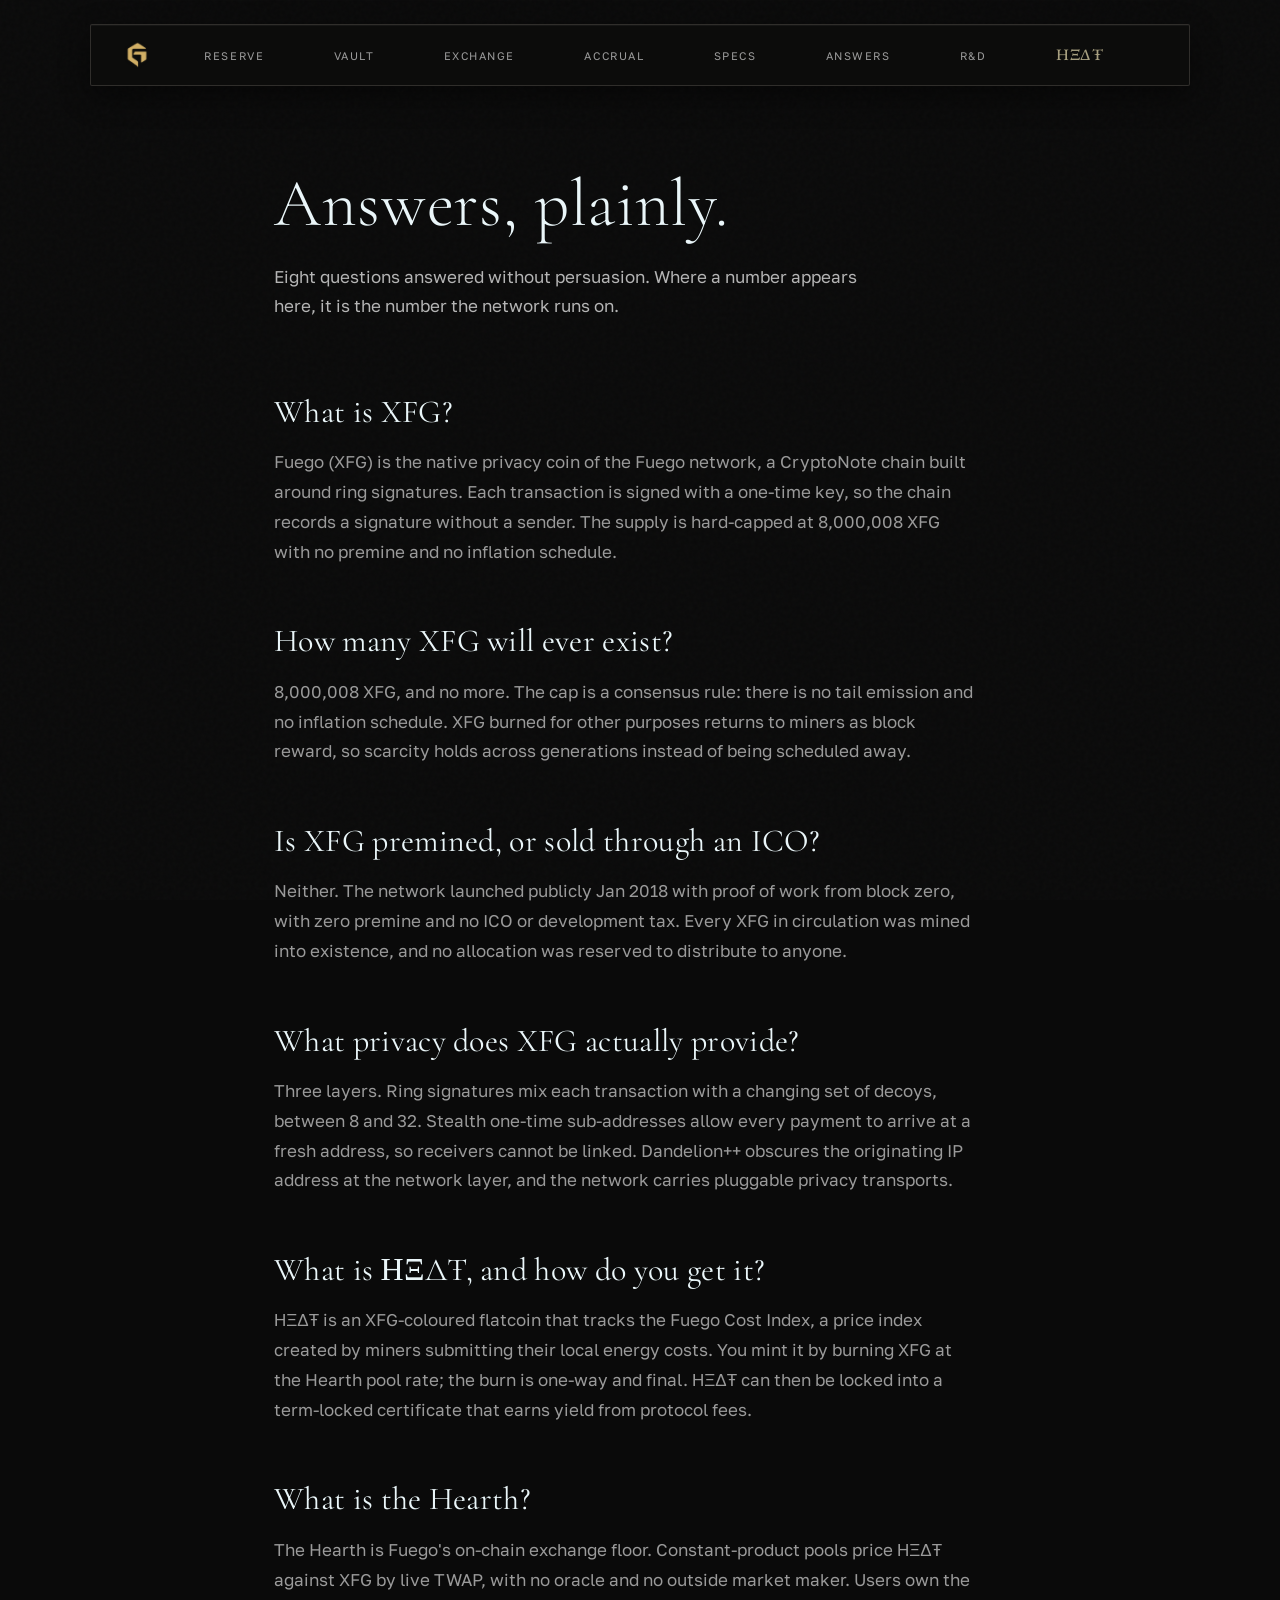
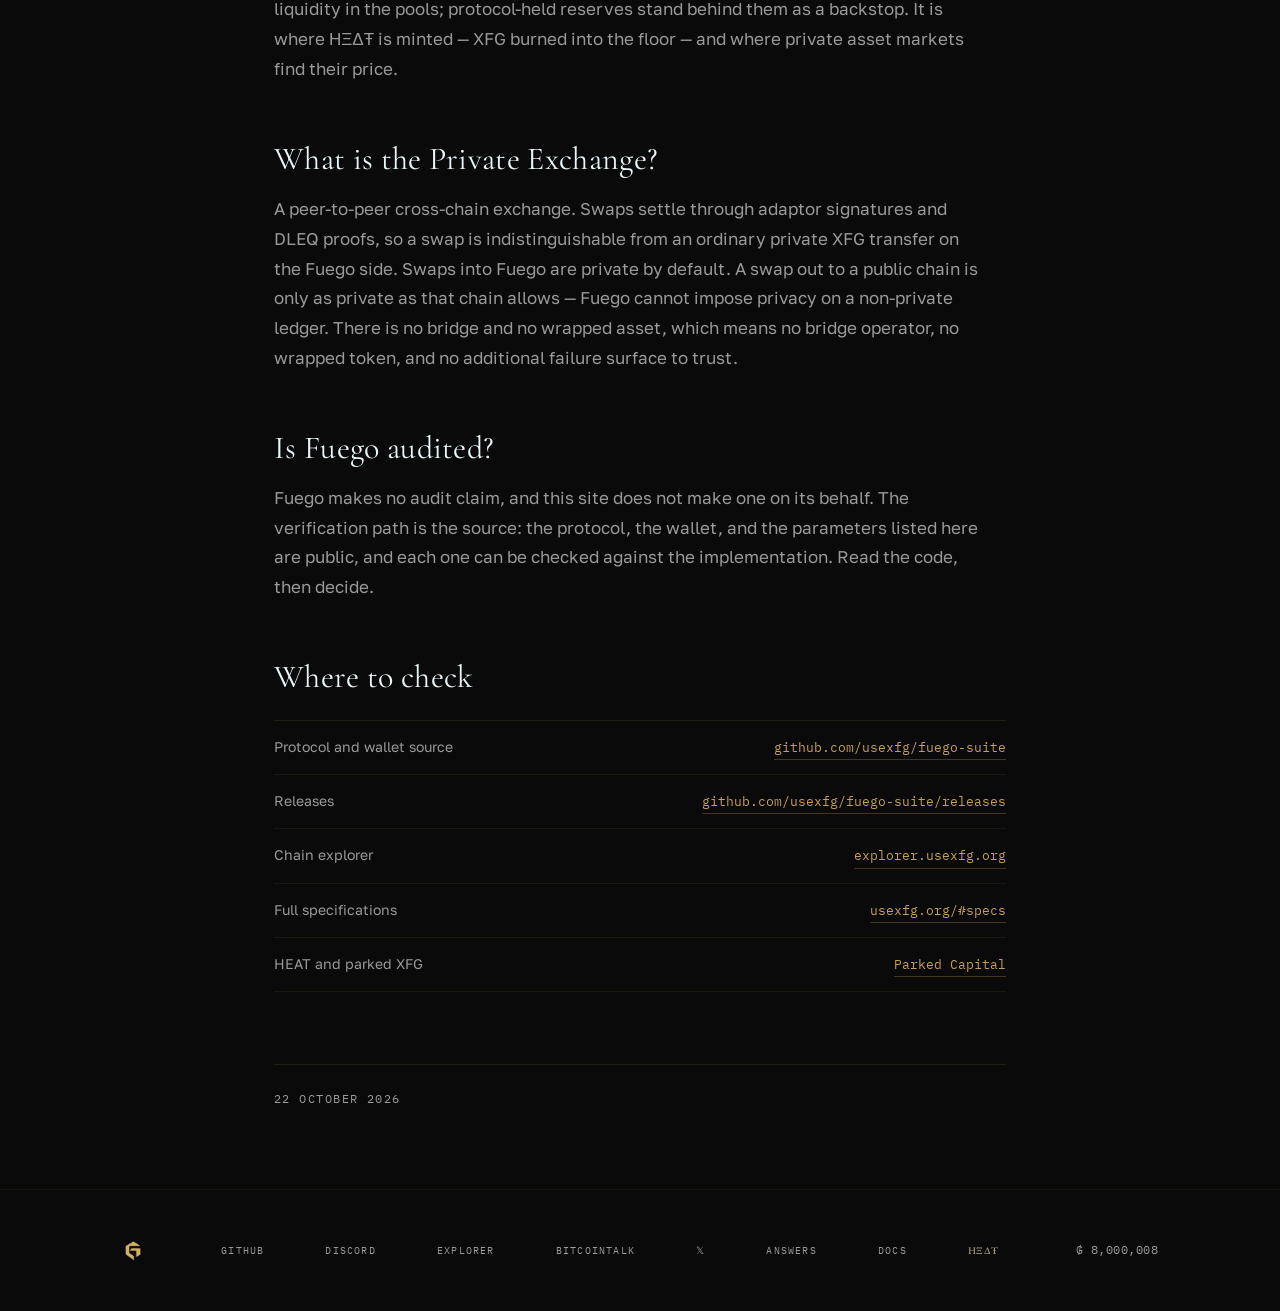
<file: questions.html>
<!doctype html>
<html lang="en">
  <head>
    <meta charset="UTF-8" />
    <title>Answers — Fuego Reserve</title>
    <link rel="canonical" href="https://usexfg.org/answers.html" />
    <meta name="robots" content="noindex, follow" />
    <meta http-equiv="refresh" content="0; url=answers.html" />
    <script>location.replace('answers.html' + location.hash);</script>
  </head>
  <body>
    <p>This page has moved to <a href="answers.html">Answers</a>.</p>
  </body>
</html>
</file>
<file: style.css>
/* ============================================================
   FUEGO RESERVE — Maison de XFG

   Tokens below are the only palette. design-system.md records
   how they are used; this file is the implementation.

   Ground   #0A0A0A   Panel #111110   Nav #0C0C0B
   Accent   Champagne #C5A059, label gold #A8A080, ember #E8622C
   Text     flame-white / stone-300 / stone-500
   Type     Cormorant Garamond (display) + Golos Text (body) + IBM Plex Mono
   Edge     2px bezel, one gold-grey hairline, no glass

   Depth: grain (::after), atmosphere (canvas, .section-atmos),
          galaxy + HEAT title, static content last.
   Scroll: native by default; full-screen pager only on
           (min-width: 861px) and (pointer: fine) — see @media at file end.
   ============================================================ */

/* --- Visually hidden, still read by machines --- */
.visually-hidden {
  position: absolute;
  width: 1px;
  height: 1px;
  margin: -1px;
  padding: 0;
  overflow: hidden;
  clip-path: inset(50%);
  white-space: nowrap;
  border: 0;
}

/* --- FOCUS: one visible gold ring on every interactive element --- */
:focus-visible {
  outline: 2px solid var(--gold);
  outline-offset: 3px;
}

/* --- Reset & Base --- */
*, *::before, *::after {
  margin: 0;
  padding: 0;
  box-sizing: border-box;
}

:root {
  /* --- Surfaces: obsidian ground, one recessed panel face --- */
  --obsidian:       #0A0A0A;   /* page ground */
  --obsidian-soft:  #1C1C1C;   /* recessed fill (code, wells) */
  --panel-bg:       #111110;   /* bezel face */

  /* --- Champagne: the only load-bearing accent --- */
  --gold:           #C5A059;
  --gold-dim:       #A8A080;   /* labels: cooler champagne, 7.4:1 on panel */
  --gold-glow:      rgba(197, 160, 89, 0.12);
  --gold-glow-soft: rgba(197, 160, 89, 0.06);
  --ember:          #E8622C;   /* XFG fire; used by one card rule */
  --flame-aqua:     #9FD4DE;   /* HEAT mechanism rule */

  /* --- Text ramp: four levels, no ad-hoc greys --- */
  --flame-white:    #EAF6F9;   /* 1  display and headings */
  --stone-300:      #B5B5B5;   /* 2  lede and body default */
  --stone-500:      #9A9A9A;   /* 3  secondary body */

  /* --- Type --- */
  --font-display:   'Cormorant Garamond', 'Georgia', serif;
  --font-body:      'Golos Text', -apple-system, BlinkMacSystemFont, 'Segoe UI', sans-serif;
  --font-mono:      'IBM Plex Mono', 'SFMono-Regular', 'Fira Code', monospace;

  /* --- Easing --- */
  --ease-out:       cubic-bezier(0.16, 1, 0.3, 1);
  --ease-in-out:    cubic-bezier(0.45, 0, 0.15, 1);

  /* --- Bezel: solid faces, one 2px edge. 50% is reserved for marks. --- */
  --bezel-outer:    1px solid rgba(150, 145, 135, 0.26);
  --bezel-inner:    1px solid rgba(234, 246, 249, 0.03);
  --bezel-radius:   2px;
}

/* ============================================================
   CHIAROSCURO — the house light
   The varnish now lives in the :root tokens above, so the class
   carries only the structural overrides the pages need. One
   palette, one gold, one panel value, applied sitewide.
   ============================================================ */

/* The nav sits one step deeper than the ground it floats over */
.chiaroscuro .nav-surface { background: #0C0C0B; }

/* Sections are panels; the hero stays on the ground */
.chiaroscuro .section { background: var(--panel-bg); }
.chiaroscuro .section-dark { background: rgba(10, 10, 10, 0.45); }


html {
  -webkit-font-smoothing: antialiased;
  -moz-osx-font-smoothing: grayscale;
  text-rendering: optimizeLegibility;
}

body {
  font-family: var(--font-body);
  background: var(--obsidian);
  color: var(--stone-300);
  font-size: 16px;
  line-height: 1.7;
  overflow-x: hidden;
}

/* Grain layer */
body::after {
  content: '';
  position: fixed;
  inset: 0;
  background-image: url("data:image/svg+xml,%3Csvg viewBox='0 0 256 256' xmlns='http://www.w3.org/2000/svg'%3E%3Cfilter id='n'%3E%3CfeTurbulence type='fractalNoise' baseFrequency='0.85' numOctaves='4' stitchTiles='stitch'/%3E%3C/filter%3E%3Crect width='100%25' height='100%25' filter='url(%23n)' opacity='0.025'/%3E%3C/svg%3E");
  pointer-events: none;
  z-index: 0;
}

/* --- Three.js Canvas --- */
#three-canvas {
  position: fixed;
  inset: 0;
  width: 100%;
  height: 100%;
  z-index: 1;
  pointer-events: none;
}

/* --- Page Scroll (native default) --- */
.page-wrapper {
  position: relative;
  z-index: 2;
}

.page-section {
  position: relative;
}

/* Anchor jump offset under fixed nav */
section[id] {
  scroll-margin-top: 96px;
}

/* --- Page Dots (pager only; hidden in native scroll mode) --- */
.page-dots {
  position: fixed;
  right: 22px;
  top: 50%;
  transform: translateY(-50%);
  display: none;
  flex-direction: column;
  gap: 10px;
  z-index: 200;
}

.page-dot {
  width: 6px;
  height: 6px;
  border-radius: 50%;
  background: rgba(197, 160, 89, 0.18);
  border: none;
  cursor: pointer;
  transition: all 0.3s var(--ease-out);
  padding: 0;
}

.page-dot.active {
  background: var(--gold);
  box-shadow: 0 0 8px var(--gold-glow);
  transform: scale(1.5);
}

.page-dot:hover {
  background: var(--gold-dim);
}

/* --- Utilities --- */
a {
  color: var(--stone-300);
  text-decoration: none;
  transition: color 0.2s var(--ease-out);
}

a:hover {
  color: var(--flame-white);
}

code {
  font-family: var(--font-mono);
  background: var(--obsidian-soft);
  padding: 0.15em 0.5em;
  border-radius: var(--bezel-radius);
  font-size: 0.875em;
  color: var(--gold);
}

.mono {
  font-family: var(--font-mono);
}

.container {
  width: 100%;
  min-width: 0;
  max-width: 1100px;
  margin: 0 auto;
  padding: 0 32px;
  position: relative;
  z-index: 2;
}

/* --- ΗΞΔŦ glyph rendering ---
   Cormorant Garamond has no Greek Eta (Η) or Xi (Ξ), so the wordmark split
   across two fonts. EB Garamond (same Garamond lineage) has all four glyphs. */
.heat-glyph {
  font-family: 'EB Garamond', 'Cormorant Garamond', Georgia, serif;
  font-style: normal;
  font-weight: 500;
  font-size: 1.05em;
  color: var(--gold);
  letter-spacing: 0.04em;
}

/* ΗΞΔŦ link, in the nav and in the footer. The class is on both; the size is
   inherited unless the nav sets its own. */
.nav-links a.nav-heat,
.footer-links a.nav-heat {
  font-family: 'EB Garamond', 'Cormorant Garamond', Georgia, serif;
  font-style: normal;
  font-weight: 500;
  color: var(--gold-dim);
  letter-spacing: 0.04em;
  line-height: 1;
  display: inline-flex;
  align-items: center;
  transform: none;
}

.nav-links a.nav-heat {
  font-size: 16px;
}

.nav-links a.nav-heat:hover,
.footer-links a.nav-heat:hover {
  color: var(--gold);
}

.section-label {
  font-family: var(--font-mono);
  font-size: 10px;
  font-weight: 400;
  letter-spacing: 0.22em;
  text-transform: uppercase;
  color: var(--gold-dim);
  margin-bottom: 20px;
}

/* --- SOLID NAV SURFACE (no glass, no blur) --- */
.nav-surface {
  background: var(--panel-bg);
  border: var(--bezel-outer);
  border-radius: var(--bezel-radius);
  box-shadow:
    inset 0 1px 0 rgba(234, 246, 249, 0.04),
    0 10px 30px rgba(0, 0, 0, 0.45);
}

/* --- NAV --- */
nav {
  position: fixed;
  top: 1.5rem;
  left: 50%;
  transform: translateX(-50%);
  width: 90%;
  max-width: 1100px;
  z-index: 100;
}

/* Nav stays put: solid surface, no hover lift. */

.nav-inner {
  width: 100%;
  padding: 0 32px;
  height: 60px;
  display: flex;
  align-items: center;
  justify-content: space-between;
}

/* The mark stands alone: the wordmark is gone from the nav and the footer. */
.nav-logo {
  display: flex;
  align-items: center;
}

.nav-logo img {
  border-radius: 0;
  opacity: 1;
}

.nav-links {
  display: flex;
  align-items: center;
  justify-content: space-evenly;
  flex: 1;
  gap: 16px;
  font-size: 11px;
  font-weight: 400;
  letter-spacing: 0.14em;
  text-transform: uppercase;
  line-height: 1;
}

.nav-links a {
  display: inline-flex;
  align-items: center;
  line-height: 1;
  color: var(--stone-500);
  transition: color 0.2s;
}

.nav-links a:hover {
  color: var(--gold);
}

.nav-toggle {
  display: none;
  background: none;
  border: none;
  cursor: pointer;
  width: 44px;
  height: 44px;
  position: relative;
  margin-right: -10px;
}

.nav-toggle span {
  display: block;
  width: 24px;
  height: 1px;
  background: var(--stone-300);
  position: absolute;
  left: 10px;
  transition: all 0.3s var(--ease-out);
}

.nav-toggle span:first-child { top: 17px; }
.nav-toggle span:last-child  { bottom: 17px; }

.nav-toggle.open span:first-child {
  top: 50%;
  transform: translateY(-50%) rotate(45deg);
}

.nav-toggle.open span:last-child {
  bottom: 50%;
  transform: translateY(50%) rotate(-45deg);
}


/* ============================================================
   HERO
   ============================================================ */
.hero {
  min-height: 100vh;
  display: flex;
  flex-direction: column;
  justify-content: center;
  align-items: center;
  text-align: center;
  padding: 120px 32px 80px;
  position: relative;
  overflow: hidden;
  background: var(--obsidian);
}

/* Full-bleed, not a 700px box: a sized box clipped its own vignette and
   printed a faint rectangle across the hero. */
.hero-glow {
  position: absolute;
  inset: 0;
  background:
    radial-gradient(ellipse 46% 42% at 62% 24%, rgba(176, 152, 96, 0.10), transparent 66%),
    radial-gradient(ellipse 90% 72% at 50% 118%, #030302 0%, transparent 64%);
  pointer-events: none;
}

.hero-content {
  position: relative;
  z-index: 2;
  max-width: 700px;
}

.hero-eyebrow {
  font-family: var(--font-mono);
  font-size: 10px;
  letter-spacing: 0.28em;
  text-transform: uppercase;
  color: var(--gold-dim);
  margin-bottom: 32px;
  display: flex;
  align-items: center;
  justify-content: center;
  gap: 14px;
}

.hero-eyebrow::before,
.hero-eyebrow::after {
  content: '';
  display: block;
  width: 40px;
  height: 1px;
  background: linear-gradient(90deg, transparent, var(--gold-dim));
}

.hero-eyebrow::after {
  background: linear-gradient(90deg, var(--gold-dim), transparent);
}

.hero h1 {
  font-family: var(--font-display);
  font-size: clamp(3rem, 7vw, 6rem);
  font-weight: 300;
  color: var(--flame-white);
  line-height: 1.0;
  letter-spacing: -0.01em;
  margin-bottom: 28px;
}

.hero h1 em {
  font-style: italic;
  color: var(--gold);
}

.hero-sub {
  font-family: var(--font-body);
  font-size: 17px;
  line-height: 1.7;
  color: var(--stone-300);
  max-width: 500px;
  margin: 0 auto 48px;
  font-weight: 400;
}

.hero-actions {
  display: flex;
  gap: 14px;
  justify-content: center;
  flex-wrap: wrap;
}

/* Four facts, grouped by space. No ruled strip, no divider hairline. */
.hero-stats {
  display: flex;
  gap: 0;
  justify-content: center;
  margin-top: 80px;
  position: relative;
  z-index: 2;
}

.stat {
  display: flex;
  flex-direction: column;
  align-items: center;
  gap: 6px;
  padding: 32px 40px;
}

.stat-value {
  font-family: var(--font-display);
  font-size: 26px;
  font-weight: 600;
  color: var(--flame-white);
  letter-spacing: 0.01em;
}

.stat-label {
  font-family: var(--font-mono);
  font-size: 10px;
  text-transform: uppercase;
  letter-spacing: 0.2em;
  color: var(--gold-dim);
}

/* Two hero shapes overflow their screen: a short viewport at any desktop
   width, and a wide one where the 7vw heading wraps to three lines. Both are
   compressed here. 1440x900 and 1024x768 sit outside this query and keep the
   taller composition; without it the CTA and stat strip fell below the fold
   and the pager scrolled the section before advancing. */
@media (min-width: 861px) and (max-height: 700px),
       (min-width: 1100px) and (max-height: 820px) {
  .hero {
    padding: 96px 32px 32px;
  }

  .hero-eyebrow {
    margin-bottom: 16px;
  }

  .hero h1 {
    font-size: clamp(2.6rem, min(7vw, 9.5vh), 6rem);
    margin-bottom: 20px;
  }

  .hero-sub {
    font-size: 16px;
    max-width: 560px;
    margin-bottom: 24px;
  }

  .hero-stats {
    margin-top: 32px;
  }

  .stat {
    padding: 16px 32px;
  }
}


/* ============================================================
   BUTTONS
   ============================================================ */
.btn {
  display: inline-flex;
  align-items: center;
  justify-content: center;
  font-family: var(--font-mono);
  font-size: 11px;
  font-weight: 400;
  letter-spacing: 0.12em;
  text-transform: uppercase;
  padding: 14px 32px;
  border-radius: var(--bezel-radius);
  border: none;
  cursor: pointer;
  transition: all 0.25s var(--ease-out);
  text-decoration: none;
}

.btn-primary {
  background: var(--gold);
  color: var(--obsidian);
}

.btn-primary:hover {
  background: var(--gold);
  filter: brightness(1.12); /* champagne hover — no invented light gold */
  color: var(--obsidian);
  transform: translateY(-2px);
  box-shadow: 0 8px 24px var(--gold-glow);
}

.btn-ghost {
  background: transparent;
  color: var(--gold-dim);
  border: 1px solid rgba(150, 145, 135, 0.26);
}

.btn-ghost:hover {
  border-color: var(--gold-dim);
  color: var(--flame-white);
  transform: translateY(-2px);
}

.btn-sm {
  font-family: var(--font-mono);
  font-size: 10px;
  padding: 10px 22px;
  border-radius: var(--bezel-radius);
  background: transparent;
  color: var(--stone-500);
  border: 1px solid rgba(150, 145, 135, 0.16);
  letter-spacing: 0.1em;
  text-transform: uppercase;
}

.btn-sm:hover {
  border-color: var(--gold);
  color: var(--gold);
}


/* ============================================================
   SECTIONS
   ============================================================ */
.section {
  padding: 120px 0;
  position: relative;
  min-height: 100vh;
  display: flex;
  align-items: center;
  overflow: hidden; /* clips depth-1 .section-atmos */
}

.section-dark {
  background: rgba(10, 10, 10, 0.6);
}

.section h2 {
  font-family: var(--font-display);
  font-size: clamp(2.2rem, 4.5vw, 3.8rem);
  font-weight: 300;
  color: var(--flame-white);
  letter-spacing: 0.01em;
  margin-bottom: 16px;
  line-height: 1.1;
}

.section h2 em {
  font-style: italic;
  color: var(--gold);
}

.section-sub {
  font-size: 16px;
  color: var(--stone-500);
  max-width: 520px;
  line-height: 1.7;
  margin-bottom: 64px;
  font-weight: 400;
}


/* ============================================================
   BEZEL SURFACES — one panel, one edge, one radius.
   Outer gold-grey bezel plus an inner white-flame hairline
   (the ::after on wallet and eco cards). Solid faces only.
   ============================================================ */
.card,
.wallet-card,
.eco-card,
.rd-column {
  position: relative;
  border: var(--bezel-outer);
  border-radius: var(--bezel-radius);
  background: var(--panel-bg);
  padding: 36px;
  transition: border-color 0.3s var(--ease-out), box-shadow 0.3s var(--ease-out);
  overflow: hidden;
}


/* ============================================================
   WHY FUEGO — PILLARS
   ============================================================ */
.pillars {
  display: grid;
  grid-template-columns: repeat(3, 1fr);
  gap: 28px;
  margin-top: 64px;
}

.pillar {
  padding: 0 8px;
  display: flex;
  flex-direction: column;
}

/* Cardless columns of unequal copy still land their metadata on one line. */
.pillar-detail { margin-top: auto; }

.pillar-icon {
  color: var(--gold);
  margin-bottom: 24px;
  opacity: 0.8;
}

.pillar h3 {
  font-family: var(--font-display);
  font-size: 24px;
  font-weight: 600;
  color: var(--flame-white);
  margin-bottom: 14px;
  letter-spacing: 0.02em;
}

.pillar p {
  font-size: 15px;
  line-height: 1.7;
  color: var(--stone-500);
  margin-bottom: 24px;
  font-weight: 400;
}

/* Metadata rows: facts separated by a middot.
   A row is a sentence about the card, not a set of pills. */
.pillar-detail,
.eco-detail,
.wallet-features {
  display: flex;
  flex-wrap: wrap;
  font-family: var(--font-mono);
  font-size: 10px;
  letter-spacing: 0.08em;
  text-transform: uppercase;
  color: var(--stone-500);
}

.pillar-detail span,
.eco-detail span,
.wallet-features span {
  white-space: nowrap;
}

/* The separator trails its own fact, so a wrap never starts a line with one. */
.pillar-detail span:not(:last-child)::after,
.eco-detail span:not(:last-child)::after,
.wallet-features span:not(:last-child)::after {
  content: '·';
  color: var(--gold-dim);
  margin: 0 7px;
}

/* ============================================================
   VAULT (Wallets)
   ============================================================ */
.wallet-grid {
  display: grid;
  grid-template-columns: repeat(2, 1fr);
  gap: 24px;
  margin-top: 48px;
}

.wallet-icon {
  color: var(--gold-dim);
  margin-bottom: 24px;
}

.wallet-card {
  position: relative;
  padding: 36px;
  overflow: hidden;
}

.wallet-card::after {
  content: '';
  position: absolute;
  inset: 1px;
  border-radius: calc(var(--bezel-radius) - 1px);
  border: var(--bezel-inner);
  pointer-events: none;
}

.wallet-card:hover {
  border-color: rgba(197, 160, 89, 0.25);
}

.wallet-card h3 {
  font-family: var(--font-mono);
  font-size: 17px;
  font-weight: 500;
  color: var(--flame-white);
  margin-bottom: 4px;
  letter-spacing: 0.02em;
}

.wallet-type {
  font-family: var(--font-mono);
  font-size: 10px;
  text-transform: uppercase;
  letter-spacing: 0.14em;
  color: var(--gold-dim);
  margin-bottom: 18px;
}

.wallet-card > p:not(.wallet-type) {
  font-size: 15px;
  line-height: 1.7;
      color: var(--stone-500);
    margin-bottom: 24px;
    font-weight: 400;
  }

  .wallet-features {
  margin-bottom: 28px;
}

/* --- XFG GALAXY (PRIVATE EXCHANGES) --- */
.swaps-layout {
  display: flex;
  align-items: center;
  justify-content: flex-start;
  gap: 100px;
}
.swaps-text {
  flex: 0 1 400px;
  max-width: 400px;
  margin-right: auto;
  position: relative;
  z-index: 10;
}

.xfg-galaxy-wrapper {
  position: relative;
  flex: 0 1 540px;
  width: 540px;
  max-width: 540px;
  margin: 0;
  aspect-ratio: 1 / 1;
  overflow: visible;
}
.xfg-galaxy-core {
  position: absolute;
  top: 50%; left: 50%;
  transform: translate(-50%, -50%);
  width: 116px; height: 116px;
  background: #0A0A0A;
  border: 1px solid rgba(197, 160, 89, 0.4);
  border-radius: 50%;
  display: flex; align-items: center; justify-content: center;
  overflow: hidden;
  z-index: 10;
  box-shadow: 0 0 70px rgba(197, 160, 89, 0.28);
  transition: border-color 0.8s ease, box-shadow 0.8s ease;
}
.xfg-galaxy-core img {
  position: absolute;
  inset: 0;
  width: 100%;
  height: 100%;
  object-fit: contain;
  object-position: center;
  transform: translateY(1%) scale(0.79);
  z-index: 1;
}
.xfg-galaxy-core .core-base {
  transition: opacity 0.25s ease 1.2s;
}
.xfg-galaxy-core:hover .core-base {
  opacity: 0;
  transition: opacity 0.35s ease;
}
.xfg-galaxy-core .core-flame {
  opacity: 0;
  transform: translateY(-3%) scale(0.85);
  z-index: 2;
  transition: opacity 0.35s ease;
}
.xfg-galaxy-core:hover .core-flame {
  opacity: 1;
  transition: opacity 0.25s ease 1.2s;
}
.xfg-galaxy-core .core-dust {
  position: absolute;
  inset: 0;
  width: 100%;
  height: 100%;
  z-index: 3;
  pointer-events: none;
}
.xfg-galaxy-core:hover {
  border-color: rgba(197, 160, 89, 0.7);
  box-shadow: 0 0 80px rgba(232, 98, 44, 0.18), 0 0 70px rgba(197, 160, 89, 0.32);
}
.orbit-ring {
  position: absolute;
  top: 50%; left: 50%;
  transform: translate(-50%, -50%);
  border: 1px dashed rgba(197, 160, 89, 0.15);
  border-radius: 50%;
  animation: spinRing linear infinite;
  pointer-events: none;
}
.orbit-node-placement {
  position: absolute;
  top: 0; left: 0;
  width: 100%; height: 100%;
  pointer-events: none;
}
.orbit-node-offset {
  position: absolute;
  top: 0; left: 50%;
  width: 40px; height: 40px;
  margin-top: -20px; margin-left: -20px;
  pointer-events: none;
}
.orbit-node-counter-spin {
  width: 100%; height: 100%;
  animation: spinNode linear infinite;
  pointer-events: none;
}
.orbit-node-upright {
  width: 100%; height: 100%;
  background: #0A0A0A;
  border: 1px solid rgba(197, 160, 89, 0.25);
  border-radius: 50%;
  display: flex; align-items: center; justify-content: center;
  padding: 3px;
  overflow: hidden;
  box-shadow: 0 4px 10px rgba(0,0,0,0.4);
  position: relative;
  pointer-events: auto;
  transition: border-color 0.2s ease, box-shadow 0.2s ease;
  user-select: none;
}
.orbit-node-upright:hover {
  border-color: var(--gold);
  box-shadow: 0 0 16px rgba(197, 160, 89, 0.6);
  z-index: 100;
}
.orbit-node-hit {
  width: 100%; height: 100%;
  position: relative;
  display: flex; align-items: center; justify-content: center;
  user-select: none;
}
.orbit-node-hit img {
  position: absolute;
  inset: 0;
  width: 100%; height: 100%;
  object-fit: cover;
  object-position: center;
  border-radius: 50%;
  pointer-events: none;
  transition: transform 0.4s ease, opacity 0.4s ease;
}
.orbit-node-hit .coin-mono {
  opacity: 1;
  z-index: 1;
}
.orbit-node-hit .coin-color {
  opacity: 0;
  z-index: 2;
}
.orbit-node-upright:hover .coin-mono {
  opacity: 0;
}
.orbit-node-upright:hover .coin-color {
  opacity: 1;
}
.orbit-node-upright:hover img {
  transform: scale(1.35);
}
.orbit-tooltip {
  position: absolute;
  top: -36px;
  left: 50%;
  transform: translateX(-50%) translateY(10px);
  background: rgba(20, 20, 20, 0.95);
  border: 1px solid rgba(197, 160, 89, 0.4);
  color: var(--flame-white);
  font-family: var(--font-mono);
  font-size: 11px;
  padding: 6px 10px;
  border-radius: var(--bezel-radius);
  opacity: 0;
  pointer-events: none;
  transition: all 0.2s ease;
  white-space: nowrap;
  z-index: 200;
  box-shadow: 0 4px 10px rgba(0,0,0,0.5);
  letter-spacing: 0.05em;
}
.orbit-node-upright:hover .orbit-tooltip {
  opacity: 1;
  transform: translateX(-50%) translateY(0);
}

@keyframes spinRing {
  0% { transform: translate(-50%, -50%) rotate(0deg); }
  100% { transform: translate(-50%, -50%) rotate(360deg); }
}
@keyframes spinNode {
  0% { transform: rotate(0deg); }
  100% { transform: rotate(360deg); }
}

/* --- HEARTH FLOOR SCENE — procedural hearth behind the Mechanism card --- */
.hearth-canvas {
  position: absolute;
  inset: 0;
  width: 100%;
  height: 100%;
  z-index: 0;
  pointer-events: none;
  opacity: 0.55;
  -webkit-mask-image: radial-gradient(120% 100% at 50% 108%, #000 8%, transparent 72%);
  mask-image: radial-gradient(120% 100% at 50% 108%, #000 8%, transparent 72%);
}

.hearth-card > *:not(.hearth-canvas) {
  position: relative;
  z-index: 1;
}

/* --- HEAT TITLE --- */
.heat-title-svg {
  text-align: center;
  max-width: 100%;
  margin-bottom: 48px;
}
.heat-title-svg svg {
  height: 90px;
  max-width: 100%;
}

.eco-grid {
  display: grid;
  gap: 24px;
}

.eco-grid.two-cols {
  grid-template-columns: repeat(2, 1fr);
}

.eco-card {
  position: relative;
  padding: 36px;
  overflow: hidden;
}

.eco-card::after {
  content: '';
  position: absolute;
  inset: 1px;
  border-radius: calc(var(--bezel-radius) - 1px);
  border: var(--bezel-inner);
  pointer-events: none;
}

.eco-heat::before {
  content: '';
  position: absolute;
  top: 0; left: 0; right: 0;
  height: 1px;
  background: linear-gradient(90deg, transparent, var(--gold), transparent);
  opacity: 0.5;
}

.eco-cd::before {
  content: '';
  position: absolute;
  top: 0; left: 0; right: 0;
  height: 1px;
  background: linear-gradient(90deg, transparent, var(--ember), transparent);
  opacity: 0.4;
}

.eco-hearth::before {
  content: '';
  position: absolute;
  top: 0; left: 0; right: 0;
  height: 1px;
  background: linear-gradient(90deg, transparent, var(--flame-aqua), transparent);
  opacity: 0.4;
}

.eco-fees::before {
  content: '';
  position: absolute;
  top: 0; left: 0; right: 0;
  height: 1px;
  background: linear-gradient(90deg, transparent, var(--gold), transparent);
  opacity: 0.3;
}

.eco-card:hover {
  border-color: rgba(197, 160, 89, 0.26);
  box-shadow: 0 0 32px var(--gold-glow-soft);
}

.card-icon {
  color: var(--gold);
  margin-bottom: 20px;
  opacity: 0.8;
}

.eco-card h3 {
  font-family: var(--font-display);
  font-size: 22px;
  font-weight: 600;
  color: var(--flame-white);
  margin-bottom: 14px;
  letter-spacing: 0.02em;
}

.eco-card > p {
  font-size: 15px;
  line-height: 1.7;
  color: var(--stone-500);
  margin-bottom: 24px;
  font-weight: 400;
}

.eco-detail {
  display: flex;
  flex-wrap: wrap;
  gap: 8px;
}


/* ============================================================
   SPECS TABLE
   ============================================================ */
/* Specs ledger — no card, no glass. Rows sit on the black ground. */
.specs-table {
  width: 100%;
  max-width: 600px;
  margin-top: 48px;
  border-collapse: collapse;
  border: 0;
  background: none;
}

.specs-table th {
  font-size: 14px;
  color: var(--stone-500);
  font-weight: 400;
  text-align: left;
  padding: 16px 24px 16px 0;
  border-bottom: 1px solid rgba(197, 160, 89, 0.09);
  vertical-align: baseline;
}
.specs-table tr:first-child th,
.specs-table tr:first-child td {
  border-top: 1px solid rgba(197, 160, 89, 0.14);
}

.specs-table td {
  font-family: var(--font-mono);
  font-size: 13px;
  color: var(--flame-white);
  text-align: right;
  padding: 16px 0;
  border-bottom: 1px solid rgba(197, 160, 89, 0.09);
  letter-spacing: 0.02em;
  vertical-align: baseline;
}
.specs-table td a {
  color: var(--gold);
  text-decoration: none;
  border-bottom: 1px solid rgba(197, 160, 89, 0.3);
  transition: color 0.2s var(--ease-out), border-color 0.2s var(--ease-out);
}
.specs-table td a:hover {
  color: var(--flame-white);
  border-bottom-color: var(--flame-white);
}



/* --- Quiet traceable link --- */
.inline-link {
  color: var(--gold);
  text-decoration: none;
  font-family: var(--font-mono);
  font-size: 12px;
  letter-spacing: 0.08em;
  text-transform: uppercase;
  border-bottom: 1px solid rgba(197, 160, 89, 0.3);
  transition: color 0.2s var(--ease-out), border-color 0.2s var(--ease-out);
}
.inline-link:hover {
  color: var(--flame-white);
  border-bottom-color: var(--flame-white);
}
.table-foot {
  margin-top: 28px;
}
/* ============================================================
   R&D MARQUEE
   ============================================================ */
.marquee-container {
  overflow: hidden;
  margin: 40px 0 56px;
  padding: 32px 0;
  -webkit-mask-image: linear-gradient(90deg, transparent, black 8%, black 92%, transparent);
  mask-image: linear-gradient(90deg, transparent, black 8%, black 92%, transparent);
}

.marquee-line {
  overflow: hidden;
  margin-bottom: -8px;
}

.marquee-line:last-child {
  margin-bottom: 0;
}

.marquee-line div {
  display: inline-flex;
  gap: 0;
  white-space: nowrap;
}

.marquee-line span {
  font-family: var(--font-display);
  font-size: clamp(1.1rem, 2.5vw, 1.6rem);
  font-weight: 300;
  font-style: italic;
  color: var(--stone-500);
  padding-right: 80px;
  display: inline-block;
}

.rd-grid {
  display: grid;
  grid-template-columns: repeat(2, 1fr);
  gap: 56px;
}

.rd-column {
  padding: 32px 40px;
}

.rd-column h3 {
  font-family: var(--font-display);
  font-size: 20px;
  font-weight: 600;
  color: var(--gold);
  letter-spacing: 0.04em;
  margin-bottom: 32px;
  padding-bottom: 12px;
  border-bottom: 1px solid rgba(197, 160, 89, 0.12);
}

.rd-item {
  margin-bottom: 32px;
}

.rd-item h4 {
  font-family: var(--font-body);
  font-size: 14px;
  font-weight: 500;
  color: var(--flame-white);
  margin-bottom: 8px;
  letter-spacing: 0.01em;
}

.rd-item p {
  font-size: 13px;
  line-height: 1.75;
  color: var(--stone-500);
  font-weight: 400;
}

.section h2.rd-section-headline {
  font-family: var(--font-display);
  font-size: clamp(1.8rem, 3vw, 2.6rem);
  font-weight: 300;
  font-style: italic;
  color: var(--flame-white);
  text-align: center;
  margin-bottom: 0;
  line-height: 1.15;
}


/* ============================================================
   FOOTER
   ============================================================ */
footer {
  border-top: 1px solid rgba(197, 160, 89, 0.08);
  padding: 36px 0;
}

.footer-inner {
  display: flex;
  align-items: center;
  justify-content: space-between;
}

.footer-left {
  display: flex;
  align-items: center;
}

/* Same mark as the nav: square, full strength. */
.footer-left img {
  border-radius: 0;
  opacity: 1;
}

/* Eight links take the row the wordmark used to hold, spread evenly. */
.footer-links {
  display: flex;
  flex: 1;
  justify-content: space-evenly;
  gap: 24px;
  margin: 0 40px;
  font-family: var(--font-mono);
  font-size: 10px;
  letter-spacing: 0.12em;
  text-transform: uppercase;
}
.footer-links a {
  display: inline-block;
  padding: 16px 0;
  color: var(--stone-500);
}

.footer-links a:hover {
  color: var(--gold);
}

.footer-right {
  font-family: var(--font-mono);
  font-size: 12px;
  color: var(--stone-500);
  letter-spacing: 0.04em;
}


/* ============================================================
   RESPONSIVE
   ============================================================ */
@media (max-width: 768px) {
  /* The nav is centred with a transform, and a transformed ancestor becomes
     the containing block for position:fixed descendants. Without this reset
     the mobile menu overlay resolves against the nav box (0 x 0) instead of
     the viewport, and the links spill over the page. */
  nav {
    left: 0;
    right: 0;
    transform: none;
    margin-inline: auto;
  }

  .nav-links {
    display: none;
    position: fixed;
    top: 96px;
    left: 0;
    right: 0;
    bottom: 0;
    background: #0A0A0A;
    flex: none;
    margin-left: 0;
    flex-direction: column;
    align-items: center;
    justify-content: center;
    gap: 20px;
    font-size: 14px;
    overflow-y: auto;
    z-index: 101;
  }
  .nav-links a {
    display: inline-block;
    padding: 15px 0;
  }

  .nav-links.open {
    display: flex;
  }

  .nav-toggle {
    display: block;
  }

  .hero {
    padding: 140px 24px 80px;
  }

  .hero h1 {
    font-size: 2.8rem;
  }

  .hero-stats {
    flex-wrap: wrap;
    margin-top: 48px;
  }

  .stat {
    padding: 20px 24px;
  }

  .pillars {
    grid-template-columns: 1fr;
    gap: 36px;
  }

  .wallet-grid {
    grid-template-columns: 1fr;
  }

  .eco-grid.two-cols {
    grid-template-columns: 1fr;
  }

  .section {
    padding: 80px 0;
  }

  .rd-grid {
    grid-template-columns: 1fr;
    gap: 48px;
  }

  .footer-inner {
    flex-direction: column;
    gap: 20px;
    text-align: center;
  }

  .footer-links {
    display: flex;
    flex: none;
    flex-wrap: wrap;
    justify-content: center;
    gap: 10px 24px;
    max-width: 100%;
    margin: 0 auto;
  }

  .footer-links a {
    padding: 8px 0;
    white-space: nowrap;
  }

  .rd-column {
    padding: 24px 20px;
  }
}

@media (max-width: 480px) {
  .hero h1 {
    font-size: 2.2rem;
  }

  .hero-eyebrow::before,
  .hero-eyebrow::after {
    width: 20px;
  }

  .xfg-galaxy-core {
    width: 21.5%;
    height: 21.5%;
  }

  .orbit-node-offset {
    width: 32px;
    height: 32px;
    margin-top: -16px;
    margin-left: -16px;
  }
}


/* ============================================================
   ANIMATIONS
   ============================================================ */
@media (prefers-reduced-motion: no-preference) {
  .hero-eyebrow,
  .hero h1,
  .hero-sub,
  .hero-actions,
  .hero-stats {
    opacity: 0;
    transform: translateY(20px);
    animation: mFadeUp 0.8s var(--ease-out) forwards;
  }

  .hero-eyebrow  { animation-delay: 0.1s; }
  .hero h1       { animation-delay: 0.3s; }
  .hero-sub      { animation-delay: 0.48s; }
  .hero-actions  { animation-delay: 0.62s; }
  .hero-stats    { animation-delay: 0.78s; }

  @keyframes mFadeUp {
    to {
      opacity: 1;
      transform: translateY(0);
    }
  }
}


/* --- Selection --- */
::selection {
  background: var(--gold-dim);
  color: var(--obsidian);
}

/* The footer is a rule and a row, not a box inside a box. */

@media (max-width: 900px) {
  .swaps-layout {
    flex-direction: column;
    gap: 48px;
  }
  .swaps-text {
    flex: 0 0 auto;
    max-width: 100%;
    margin-right: 0;
  }
  .xfg-galaxy-wrapper {
    flex: 0 0 auto;
    width: 100%;
    max-width: 440px;
    margin: 0 auto;
  }
}

@media (max-width: 480px) {
  .xfg-galaxy-wrapper {
    width: calc(100% - 16px);
  }
}


/* ============================================================
   ACCESSIBILITY — skip link
   ============================================================ */
.skip-link {
  position: fixed;
  top: -100px;
  left: 16px;
  z-index: 400;
  background: var(--gold);
  color: var(--obsidian);
  font-family: var(--font-mono);
  font-size: 11px;
  letter-spacing: 0.08em;
  text-transform: uppercase;
  padding: 12px 18px;
  border-radius: var(--bezel-radius);
  transition: top 0.2s var(--ease-out);
}

.skip-link:focus {
  top: 16px;
  color: var(--obsidian);
  outline: 2px solid var(--flame-white);
  outline-offset: 2px;
}


/* ============================================================
   DEPTH LAYER — atmosphere (depth 1, decorative, pointer-transparent)
   ============================================================ */
.section-atmos {
  position: absolute;
  inset: -100px;
  background: radial-gradient(ellipse 60% 50% at 50% 40%, rgba(197, 160, 89, 0.05), transparent 70%);
  pointer-events: none;
  z-index: 0;
}


/* ============================================================
   STATUS TAG — quiet version control (unreleased features)
   ============================================================ */
.status-tag {
  display: inline-block;
  font-family: var(--font-mono);
  font-size: 10px;
  letter-spacing: 0.14em;
  text-transform: uppercase;
  color: var(--gold-dim);
  border: 1px solid rgba(197, 160, 89, 0.22);
  padding: 4px 12px;
  border-radius: var(--bezel-radius);
  margin: -6px 0 18px;
}


/* ============================================================
   REVEAL — JS-driven [data-reveal] + .in-view (IntersectionObserver
   in native mode, explicit revealIn() in pager mode)
   ============================================================ */
html.js [data-reveal] {
  opacity: 0;
  transform: translateY(18px);
  transition: opacity 0.7s var(--ease-out), transform 0.7s var(--ease-out);
}

html.js [data-reveal].in-view {
  opacity: 1;
  transform: translateY(0);
}

html.js [data-reveal]:nth-child(2) { transition-delay: 0.08s; }
html.js [data-reveal]:nth-child(3) { transition-delay: 0.16s; }
html.js [data-reveal]:nth-child(4) { transition-delay: 0.24s; }


/* ============================================================
   REDUCED MOTION — kill switch (mirrors inline <style> in index.html)
   ============================================================ */
@media (prefers-reduced-motion: reduce) {
  *, *::before, *::after {
    animation-duration: 0.01ms !important;
    animation-iteration-count: 1 !important;
    transition-duration: 0.01ms !important;
    scroll-behavior: auto !important;
  }

  html.js [data-reveal] {
    opacity: 1 !important;
    transform: none !important;
  }
}

@media (prefers-reduced-motion: no-preference) {
  html {
    scroll-behavior: smooth; /* native anchor jumps */
  }
}


/* ============================================================
   FULL-SCREEN PAGER — desktop + fine pointer only
   (mobile/touch keeps native document scroll above)
   ============================================================ */
@media (min-width: 861px) and (pointer: fine) {
  /* Scoped to the home page. Other pages (answers.html) scroll natively. */
  html.home-page,
  html.home-page body {
    overflow: hidden;
    height: 100%;
  }

  html.home-page .page-wrapper {
    position: fixed;
    inset: 0;
    overflow: hidden;
  }

  html.home-page .page-section {
    position: absolute;
    inset: 0;
    overflow-y: auto;
    overflow-x: hidden;
    opacity: 0;
    transition: opacity 0.9s var(--ease-in-out);
    pointer-events: none;
    z-index: 0;
  }

  html.home-page .page-section.active {
    opacity: 1;
    pointer-events: auto;
    z-index: 1;
  }

  html.home-page .page-section:not(.active) #xfg-galaxy,
  html.home-page .page-section:not(.active) #xfg-galaxy * {
    pointer-events: none !important;
  }

  html.home-page .page-dots {
    display: flex;
  }

  html.home-page section[id] {
    scroll-margin-top: 0;
  }
}

/* Private exchange — cinematic galaxy */
.is-3d {
  overflow: hidden;
  background: #070605;
  touch-action: pan-y;
}

.is-3d .xfg-galaxy-core {
  display: none !important;
}

.is-3d .xfg-galaxy-canvas {
  position: absolute;
  inset: 0;
  width: 100%;
  height: 100%;
  display: block;
  z-index: 1;
  touch-action: pan-y;
}

.is-3d:not(.is-flight),
.is-3d:not(.is-flight) .xfg-galaxy-canvas {
  cursor: default !important;
}

.is-3d:not(.is-flight) .orbit-node-upright {
  pointer-events: none;
}

.is-3d::after {
  content: "";
  position: absolute;
  inset: 0;
  pointer-events: none;
  z-index: 2;
  background: radial-gradient(ellipse at 50% 46%, transparent 46%, rgba(0, 0, 0, 0.58) 100%);
}

.galaxy-hud,
.galaxy-hold,
.galaxy-reticle {
  position: absolute;
  z-index: 4;
  pointer-events: none;
}

.galaxy-hud {
  inset: 0;
}

.galaxy-hint,
.galaxy-keys,
.galaxy-readout {
  position: absolute;
  left: 50%;
  transform: translateX(-50%);
  text-align: center;
  margin: 0;
}

.galaxy-hint,
.galaxy-keys {
  bottom: 18px;
  font-family: var(--font-mono);
  font-size: 11px;
  letter-spacing: 0.16em;
  text-transform: uppercase;
  color: var(--gold-dim);
  white-space: nowrap;
}

.galaxy-keys {
  opacity: 0;
  transition: opacity 0.6s var(--ease-out);
}

.is-3d.is-briefing .galaxy-keys {
  opacity: 1;
}

.is-3d.is-flight .galaxy-keys {
  bottom: calc(72px + env(safe-area-inset-bottom, 0px));
}

.is-3d.is-open .galaxy-hint {
  opacity: 0;
}

.galaxy-readout {
  bottom: calc(28px + env(safe-area-inset-bottom, 0px));
  z-index: 6;
  max-width: calc(100% - 32px);
  font-family: var(--font-display);
  font-weight: 400;
  font-size: 28px;
  letter-spacing: 0.04em;
  color: var(--flame-white);
  min-height: 1.2em;
}

.galaxy-badge,
.galaxy-badge:hover,
.galaxy-floater {
  display: none;
}

.galaxy-badge {
  position: absolute;
  top: 50%;
  left: 50%;
  transform: translate(-50%, -50%);
  z-index: 6;
  font-family: var(--font-mono);
  font-size: 11px;
  letter-spacing: 0.16em;
  text-transform: uppercase;
  color: var(--gold-dim);
  background: rgba(7, 6, 5, 0.78);
  border: 1px solid rgba(197, 160, 89, 0.35);
  padding: 6px 12px;
  border-radius: var(--bezel-radius);
  white-space: nowrap;
}

.is-3d.galaxy-open .galaxy-badge { display: none; }

html.galaxy-ready .galaxy-badge { display: block; }

.galaxy-hint.dim { opacity: 0.35; }

.galaxy-over {
  outline: 1px solid rgba(197, 160, 89, 0.15);
}


.galaxy-withdraw {
  position: absolute;
  top: 22px;
  right: 22px;
  pointer-events: none;
  opacity: 0;
  min-height: 44px;
  padding: 0 16px;
  font-family: var(--font-mono);
  font-size: 11px;
  letter-spacing: 0.14em;
  text-transform: uppercase;
  color: var(--gold);
  background: rgba(7, 6, 5, 0.72);
  border: 1px solid rgba(197, 160, 89, 0.4);
  border-radius: var(--bezel-radius);
  cursor: pointer;
}

.is-3d.is-flight .galaxy-withdraw {
  opacity: 1;
  pointer-events: auto;
}

.galaxy-hold {
  width: 72px;
  height: 72px;
  transform: translate(-50%, -50%);
}

.galaxy-hold svg {
  width: 72px;
  height: 72px;
  transform: rotate(-90deg);
}

.galaxy-hold-track,
.galaxy-hold-arc {
  fill: none;
  stroke-width: 1.5;
}

.galaxy-hold-track {
  stroke: rgba(197, 160, 89, 0.28);
}

.galaxy-hold-arc {
  stroke: #c5a059;
  stroke-dasharray: 176;
  stroke-dashoffset: 176;
  stroke-linecap: round;
}

.galaxy-reticle {
  left: 50%;
  top: 50%;
  width: 14px;
  height: 14px;
  border: 1px solid rgba(197, 160, 89, 0.8);
  border-radius: 50%;
  transform: translate(-50%, -50%);
  opacity: 0;
}

.is-3d.is-flight .galaxy-reticle {
  opacity: 1;
  width: 18px;
  height: 18px;
  margin: 0;
  pointer-events: none;
  box-shadow: 0 0 0 1px rgba(7, 6, 5, 0.7);
}

.is-3d.is-flight .galaxy-reticle::after {
  content: "";
  position: absolute;
  left: 50%;
  top: 50%;
  width: 3px;
  height: 3px;
  margin: -1.5px 0 0 -1.5px;
  border-radius: 50%;
  background: #c5a059;
}

html.galaxy-flight,
html.galaxy-flight body {
  overflow: hidden;
}

html.galaxy-flight #xfg-galaxy {
  position: fixed;
  inset: 0;
  width: auto;
  height: auto;
  max-width: none;
  aspect-ratio: auto;
  margin: 0;
  z-index: 300;
  transform: none !important;
  touch-action: none;
}

html.galaxy-flight .xfg-galaxy-canvas,
html.galaxy-flight .is-3d {
  touch-action: none;
}

html.galaxy-flight .xfg-galaxy-canvas {
  cursor: crosshair;
}

html.galaxy-flight .is-3d.galaxy-over .xfg-galaxy-canvas {
  cursor: pointer;
}

html.galaxy-flight nav,
html.galaxy-flight .page-dots,
html.galaxy-flight .swaps-text {
  opacity: 0;
  pointer-events: none;
}

html.galaxy-flight .page-section:not([data-section="swaps"]) {
  display: none;
}

html.galaxy-flight #xfg-galaxy {
  background: #050505;
}

.is-3d:focus-visible {
  outline: 2px solid var(--gold);
  outline-offset: 3px;
}


/* ---- Game menu (desktop hover + mobile) ---- */
.galaxy-orb,
.galaxy-orb-btn,
.galaxy-orbit-badges,
.galaxy-orb-btn:hover,
.galaxy-orb-btn:focus {
  position: absolute;
  left: 50%;
  transform: translateX(-50%);
  font-family: var(--font-mono);
  font-size: 10px;
  letter-spacing: 0.14em;
  text-transform: uppercase;
  color: var(--gold-dim);
  background: rgba(7, 6, 5, 0.62);
  border: 1px solid rgba(197, 160, 89, 0.3);
  padding: 4px 10px;
  border-radius: var(--bezel-radius);
  cursor: pointer;
  z-index: 5;
}

.galaxy-orb {
  bottom: 14px;
  display: none;
  flex-direction: column;
  gap: 6px;
}

.galaxy-orb-btn { bottom: 52px; }
.galaxy-orb-btn:nth-child(2) { bottom: 35px; }
.galaxy-orb-btn:nth-child(3) { bottom: 18px; }

.galaxy-orb-btn:hover {
  color: var(--flame-white);
  border-color: rgba(197, 160, 89, 0.55);
}

.galaxy-orb-btn:focus {
  outline: 2px solid var(--gold);
  outline-offset: 3px;
}

.galaxy-orbit-badges {
  bottom: 70px;
  font-family: var(--font-display);
  font-size: 14px;
  color: var(--flame-white);
}

html.galaxy-ready .galaxy-orb { display: none; }
html.galaxy-flight .galaxy-orb {
  display: flex;
  top: max(16px, env(safe-area-inset-top));
  left: 16px;
  bottom: auto;
  right: auto;
  transform: none;
  align-items: flex-start;
  z-index: 8;
  pointer-events: auto;
}
html.galaxy-flight .galaxy-orb-btn,
html.galaxy-flight .galaxy-orb-btn:nth-child(2),
html.galaxy-flight .galaxy-orb-btn:nth-child(3) {
  position: static;
  left: auto;
  bottom: auto;
  transform: none;
  pointer-events: auto;
}

@media (pointer: fine) {
  html.galaxy-ready .galaxy-orb,
  html.galaxy-flight .galaxy-orb { display: none; }
}

/* ---- DeXFG network stats overlay ---- */
.galaxy-stats-overlay {
  position: absolute;
  left: 16px;
  right: 16px;
  top: 108px;
  z-index: 6;
  max-width: 420px;
  max-height: min(52vh, 420px);
  overflow: auto;
  font-family: var(--font-mono);
  color: var(--flame-white);
  background: rgba(7, 6, 5, 0.88);
  border: 1px solid rgba(197, 160, 89, 0.35);
  border-radius: var(--bezel-radius);
  padding: 10px 14px;
}

@media (min-width: 861px) {
  .galaxy-stats-overlay {
    left: 50%;
    right: auto;
    transform: translateX(-50%);
    top: 64px;
  }
}

.galaxy-stats-head {
  display: flex;
  align-items: baseline;
  gap: 12px;
}

.galaxy-stats-name {
  margin: 0;
  font-family: var(--font-display);
  font-size: 14px;
  letter-spacing: 0.04em;
}

.galaxy-stats-close {
  border: 0;
  background: none;
  color: var(--gold-dim);
  cursor: pointer;
  font-size: 13px;
  padding: 0 4px;
}

.galaxy-stats-body {
  display: grid;
  grid-template-columns: minmax(0, 1fr) auto;
  gap: 6px 14px;
  margin: 10px 0 0;
}

.galaxy-stat {
  display: contents;
  font-size: 10px;
  letter-spacing: 0.08em;
  text-transform: uppercase;
}

.galaxy-stat-key { color: var(--gold-dim); }
.galaxy-stat-val { color: var(--flame-white); }
</file>
<file: assets/css/answers.css>
/* ============================================================
   FUEGO RESERVE — Questions page
   Maison doctrine: statements, not persuasion. Same tokens as
   the main site (style.css), one prose column, no decoration.
   ============================================================ */

body.answers-page {
  background: var(--obsidian);
}

.answers-main {
  position: relative;
  z-index: 2;
  max-width: 780px;
  margin: 0 auto;
  padding: 168px 24px 0;
}

.qpage {
  padding-bottom: 80px;
}

.qpage h1 {
  font-family: var(--font-display);
  font-size: clamp(2.6rem, 6vw, 4.2rem);
  font-weight: 300;
  color: var(--flame-white);
  letter-spacing: 0.01em;
  line-height: 1.06;
  margin: 0 0 24px;
}

.qpage .lede {
  font-size: 17px;
  line-height: 1.7;
  color: var(--stone-300);
  max-width: 620px;
  margin: 0 0 72px;
}

.qpage section {
  margin-bottom: 56px;
  scroll-margin-top: 120px;
}

.qpage h2 {
  font-family: var(--font-display);
  font-size: clamp(1.5rem, 3.2vw, 2rem);
  font-weight: 400;
  color: var(--flame-white);
  letter-spacing: 0.01em;
  line-height: 1.2;
  margin: 0 0 16px;
}

.qpage section > p {
  font-size: 17px;
  line-height: 1.75;
  color: var(--stone-500);
  margin: 0;
  max-width: 64ch;
}

.qpage a {
  color: var(--gold);
  text-decoration: none;
  border-bottom: 1px solid rgba(197, 160, 89, 0.3);
  transition: color 0.2s var(--ease-out), border-color 0.2s var(--ease-out);
}
.qpage a:hover {
  color: var(--flame-white);
  border-bottom-color: var(--flame-white);
}

/* --- Where to check --- */
.sources h2 {
  margin-bottom: 24px;
}
.sources ul {
  list-style: none;
  margin: 0;
  padding: 0;
  border-top: 1px solid rgba(197, 160, 89, 0.12);
}
.sources li {
  display: flex;
  flex-wrap: wrap;
  gap: 8px 24px;
  justify-content: space-between;
  align-items: baseline;
  padding: 14px 0;
  border-bottom: 1px solid rgba(197, 160, 89, 0.09);
  font-size: 14px;
  color: var(--stone-500);
}
.sources a {
  font-family: var(--font-mono);
  font-size: 13px;
}

.updated {
  font-family: var(--font-mono);
  font-size: 12px;
  letter-spacing: 0.12em;
  text-transform: uppercase;
  color: var(--stone-500);
  margin: 72px 0 0;
  padding-top: 24px;
  border-top: 1px solid rgba(197, 160, 89, 0.12);
}

@media (max-width: 768px) {
  .answers-main {
    padding: 140px 20px 0;
  }
  .qpage .lede,
  .qpage section > p {
    font-size: 16px;
  }
  .sources li {
    flex-direction: column;
    gap: 6px;
  }
}
</file>
